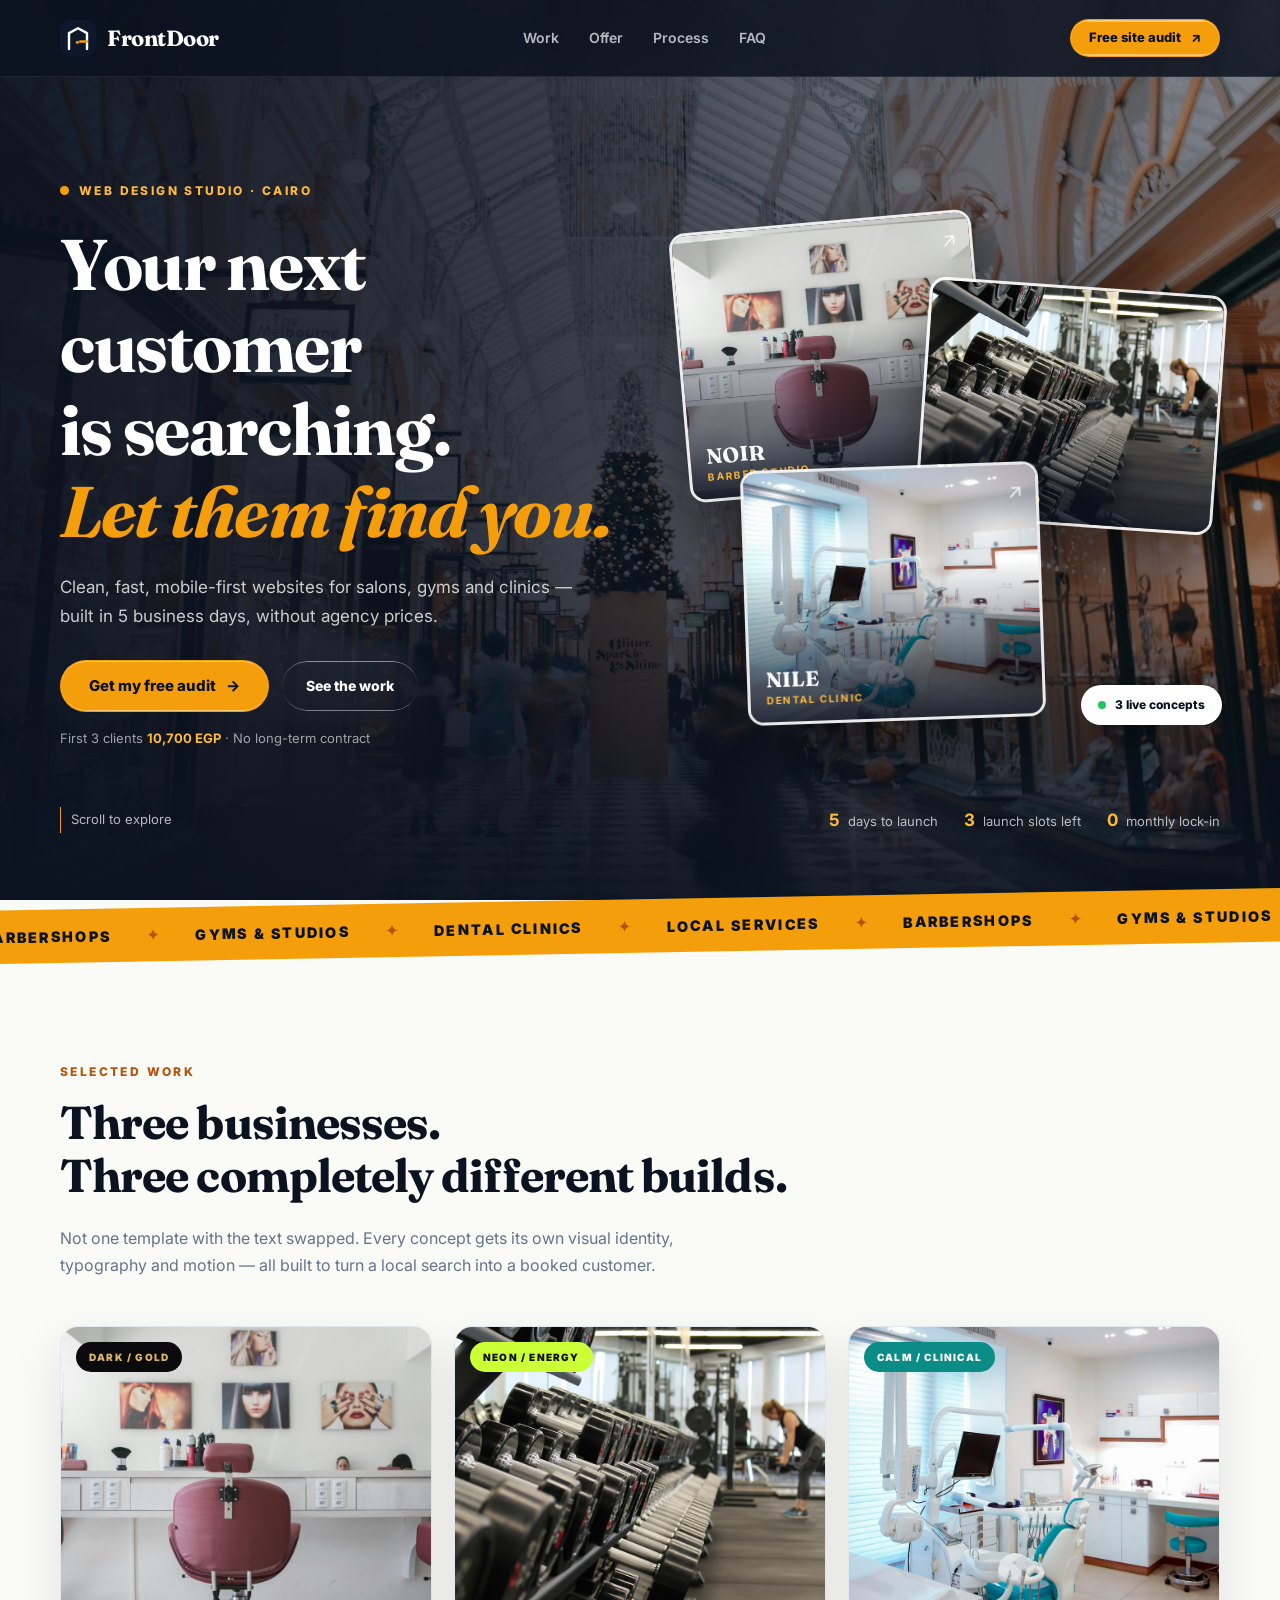
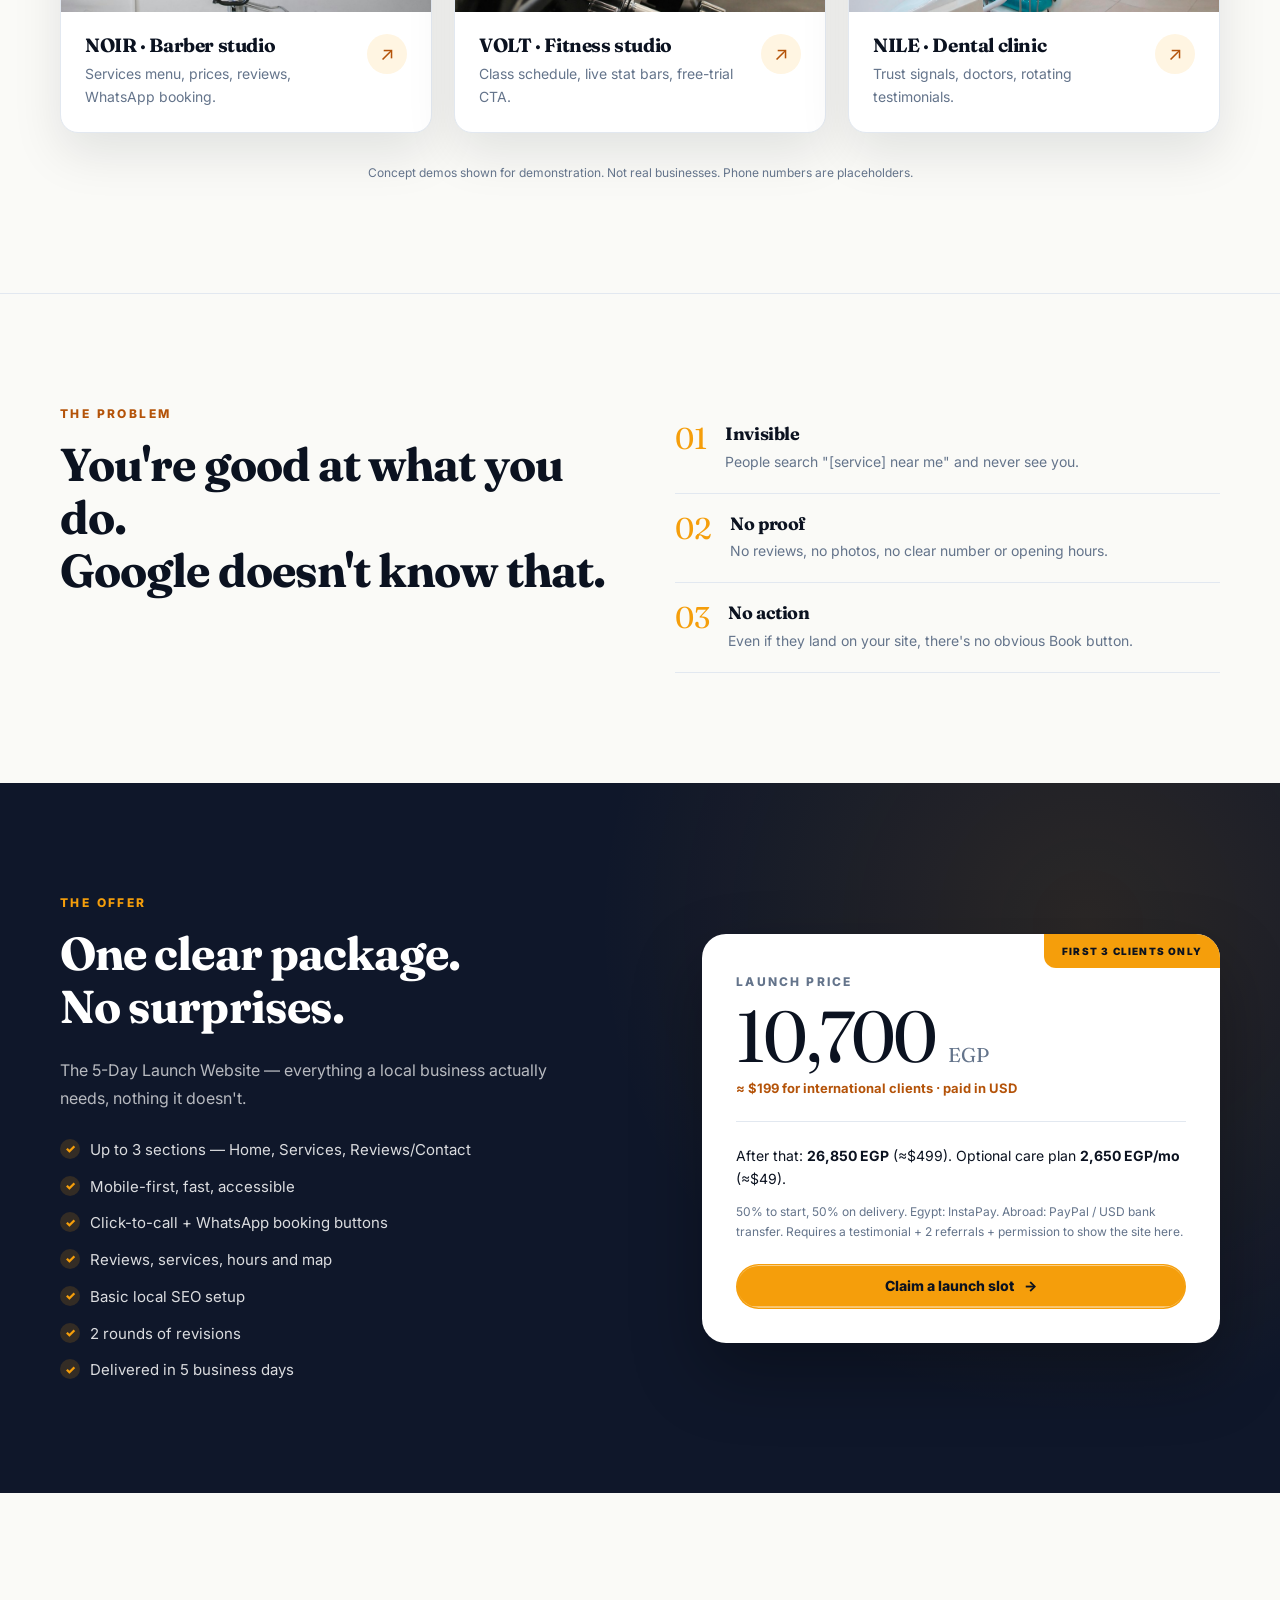
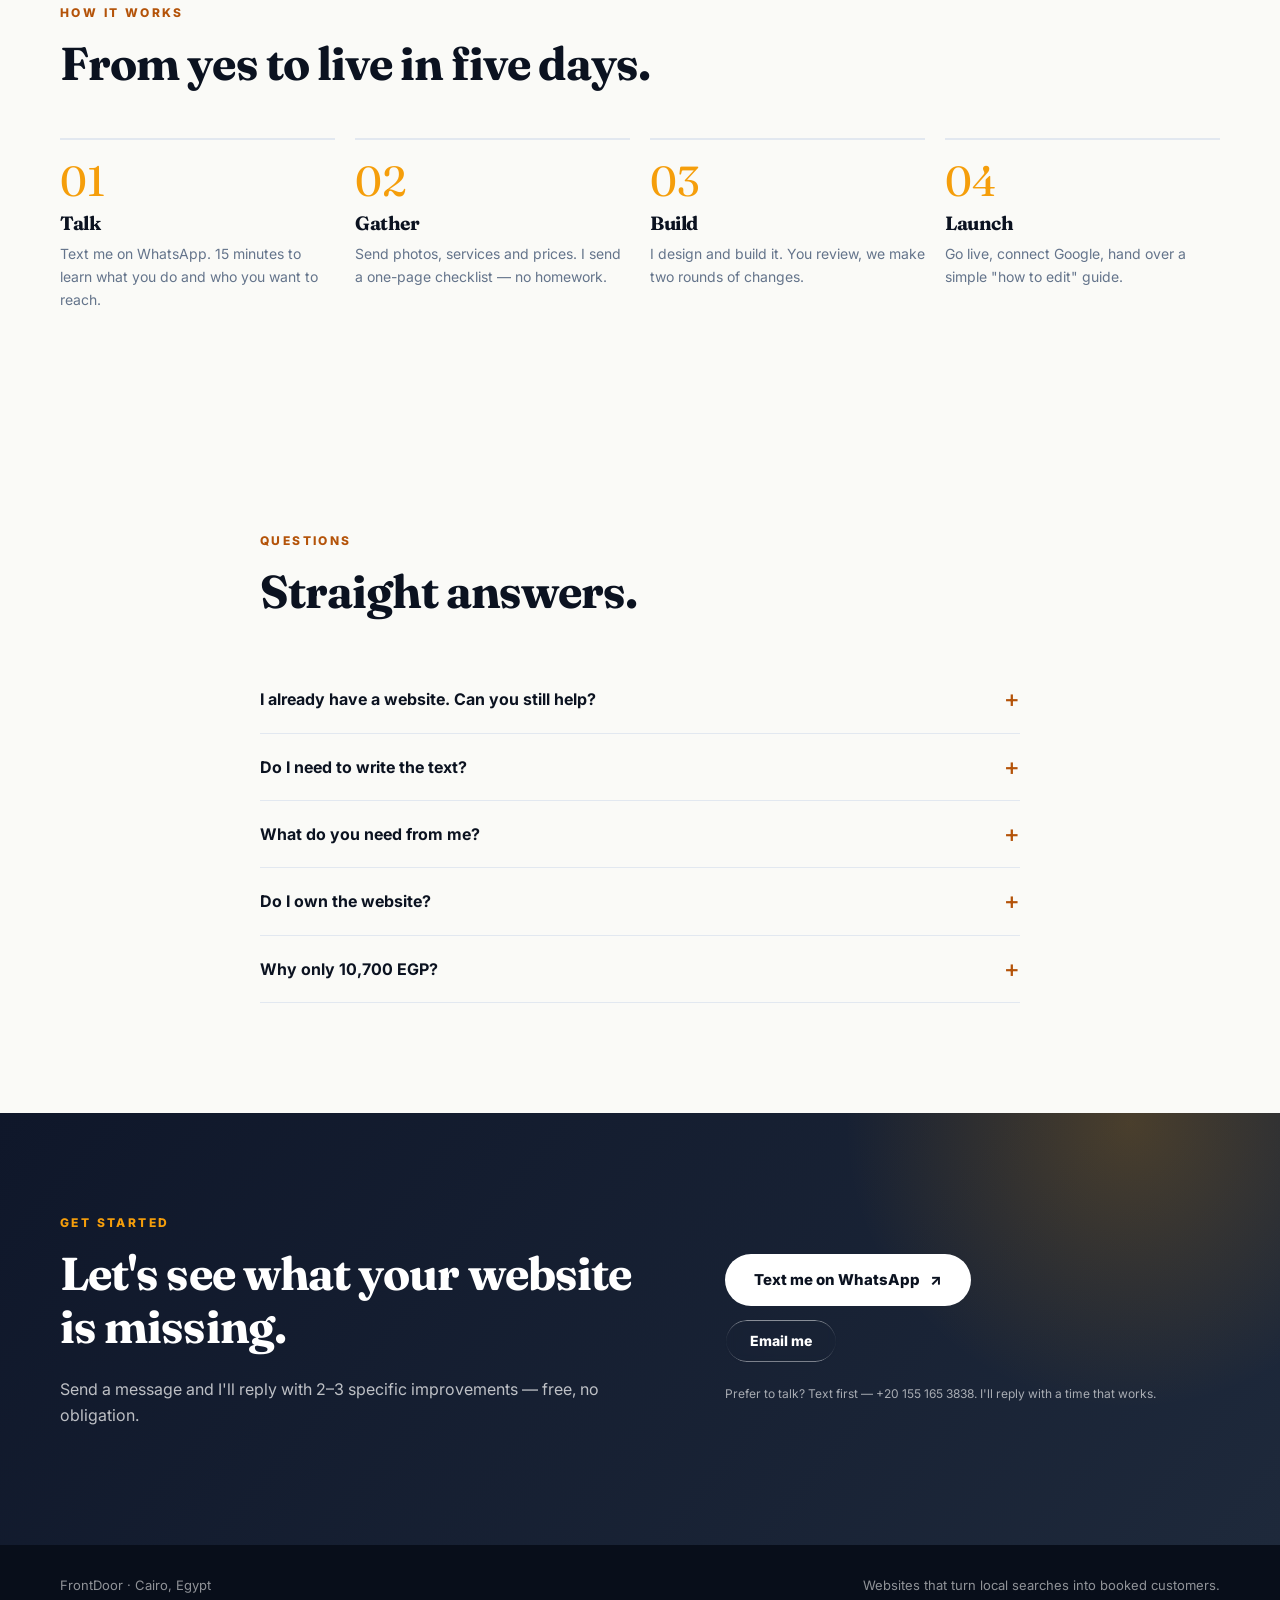
<file: index.html>
<!doctype html>
<html lang="en">
<head>
<meta charset="utf-8">
<meta name="viewport" content="width=device-width, initial-scale=1">
<title>FrontDoor — Websites that get local businesses found</title>
<meta name="description" content="FrontDoor builds clean, fast websites for Cairo salons, gyms and clinics in 5 business days. First 3 clients: 10,700 EGP (about $199).">
<link rel="icon" href="assets/logo.svg" type="image/svg+xml">
<link rel="preconnect" href="https://fonts.googleapis.com">
<link rel="preconnect" href="https://fonts.gstatic.com" crossorigin>
<link href="https://fonts.googleapis.com/css2?family=Fraunces:opsz,wght@9..144,500;9..144,600;9..144,700&family=Inter:wght@400;500;600;700;800&display=swap" rel="stylesheet">
<link rel="stylesheet" href="styles.css">
</head>
<body id="top">
<div class="progress" id="progress" aria-hidden="true"></div>
<a class="skip-link" href="#main">Skip to content</a>

<header class="site-header">
  <div class="wrap header-inner">
    <a class="brand" href="#top" aria-label="FrontDoor home">
      <svg class="brand-mark" viewBox="0 0 52 52" aria-hidden="true">
        <rect x="0" y="0" width="52" height="52" rx="13" fill="#0F172A"/>
        <path d="M13 42V19l13-7 13 7v23" fill="none" stroke="#FAFAF7" stroke-width="3.5" stroke-linecap="round" stroke-linejoin="round"/>
        <path d="M29 31h10" stroke="#F59E0B" stroke-width="3.5" stroke-linecap="round"/>
        <circle cx="25" cy="32" r="2.2" fill="#F59E0B"/>
      </svg>
      <span>FrontDoor</span>
    </a>
    <nav class="site-nav" aria-label="Main navigation">
      <a href="#work">Work</a><a href="#offer">Offer</a><a href="#process">Process</a><a href="#faq">FAQ</a>
    </nav>
    <a class="btn liquid-glass btn-small" href="https://wa.me/201551653838?text=Hi%20FrontDoor%2C%20I%27d%20like%20a%20free%20website%20audit." target="_blank" rel="noopener">Free site audit <span aria-hidden="true">↗</span></a>
  </div>
</header>

<main id="main">

  <!-- HERO -->
  <section class="hero">
    <div class="hero-photo" aria-hidden="true"></div>
    <div class="hero-veil" aria-hidden="true"></div>
    <div class="wrap hero-inner">
      <div class="hero-copy">
        <p class="tagline rv"><span class="pulse"></span> Web design studio · Cairo</p>
        <h1 class="animate-fade-rise">Your next customer<br>is searching.<br><em>Let them find you.</em></h1>
        <p class="lede animate-fade-rise-delay">Clean, fast, mobile-first websites for salons, gyms and clinics — built in 5 business days, without agency prices.</p>
        <div class="hero-actions animate-fade-rise-delay-2">
          <a class="btn liquid-glass btn-lg" href="#contact">Get my free audit <span aria-hidden="true">→</span></a>
          <a class="btn liquid-glass btn-outline-light" href="#work">See the work</a>
        </div>
        <p class="hero-note rv d3">First 3 clients <strong>10,700 EGP</strong> · No long-term contract</p>
      </div>

      <div class="showcase rv d2" aria-label="Three sample websites">
        <a class="mini mini-salon" href="demos/salon/index.html">
          <img src="assets/salon.jpg" alt="Dark, gold-accented salon website design">
          <span class="mini-label"><b>NOIR</b><small>Barber studio</small></span>
          <span class="mini-arrow" aria-hidden="true">↗</span>
        </a>
        <a class="mini mini-gym" href="demos/gym/index.html">
          <img src="assets/gym.jpg" alt="High-energy neon gym website design">
          <span class="mini-label"><b>VOLT</b><small>Fitness studio</small></span>
          <span class="mini-arrow" aria-hidden="true">↗</span>
        </a>
        <a class="mini mini-clinic" href="demos/clinic/index.html">
          <img src="assets/clinic.jpg" alt="Calm mint dental clinic website design">
          <span class="mini-label"><b>NILE</b><small>Dental clinic</small></span>
          <span class="mini-arrow" aria-hidden="true">↗</span>
        </a>
        <div class="showcase-badge"><span class="dot"></span> 3 live concepts</div>
      </div>
    </div>
    <div class="hero-bottom wrap">
      <a class="scroll-cue" href="#work"><span></span> Scroll to explore</a>
      <div class="hero-metrics">
        <span><strong>5</strong> days to launch</span><span><strong>3</strong> launch slots left</span><span><strong>0</strong> monthly lock-in</span>
      </div>
    </div>
  </section>

  <!-- TICKER -->
  <div class="ticker" aria-hidden="true"><div class="ticker-track">
    <span>BARBERSHOPS</span><i>✦</i><span>GYMS &amp; STUDIOS</span><i>✦</i><span>DENTAL CLINICS</span><i>✦</i><span>LOCAL SERVICES</span><i>✦</i>
    <span>BARBERSHOPS</span><i>✦</i><span>GYMS &amp; STUDIOS</span><i>✦</i><span>DENTAL CLINICS</span><i>✦</i><span>LOCAL SERVICES</span><i>✦</i>
  </div></div>

  <!-- WORK -->
  <section class="section work" id="work" aria-labelledby="work-title">
    <div class="wrap">
      <div class="section-head rv">
        <p class="eyebrow">Selected work</p>
        <h2 id="work-title">Three businesses.<br>Three completely different builds.</h2>
        <p>Not one template with the text swapped. Every concept gets its own visual identity, typography and motion — all built to turn a local search into a booked customer.</p>
      </div>
      <div class="work-grid">
        <a class="work-card rv d1" href="demos/salon/index.html">
          <div class="work-img"><img src="assets/salon.jpg" alt="NOIR barber studio concept"><span class="work-tag tag-dark">Dark / Gold</span></div>
          <div class="work-meta"><div><h3>NOIR · Barber studio</h3><p>Services menu, prices, reviews, WhatsApp booking.</p></div><span class="work-go" aria-hidden="true">↗</span></div>
        </a>
        <a class="work-card rv d2" href="demos/gym/index.html">
          <div class="work-img"><img src="assets/gym.jpg" alt="VOLT fitness studio concept"><span class="work-tag tag-neon">Neon / Energy</span></div>
          <div class="work-meta"><div><h3>VOLT · Fitness studio</h3><p>Class schedule, live stat bars, free-trial CTA.</p></div><span class="work-go" aria-hidden="true">↗</span></div>
        </a>
        <a class="work-card rv d3" href="demos/clinic/index.html">
          <div class="work-img"><img src="assets/clinic.jpg" alt="NILE dental clinic concept"><span class="work-tag tag-mint">Calm / Clinical</span></div>
          <div class="work-meta"><div><h3>NILE · Dental clinic</h3><p>Trust signals, doctors, rotating testimonials.</p></div><span class="work-go" aria-hidden="true">↗</span></div>
        </a>
      </div>
      <p class="disclaimer rv">Concept demos shown for demonstration. Not real businesses. Phone numbers are placeholders.</p>
    </div>
  </section>

  <!-- PROBLEM / SOLUTION -->
  <section class="section promise" aria-labelledby="promise-title">
    <div class="wrap promise-grid">
      <div class="rv"><p class="eyebrow">The problem</p><h2 id="promise-title">You're good at what you do.<br>Google doesn't know that.</h2></div>
      <div class="promise-list">
        <div class="promise-item rv d1"><span>01</span><div><h3>Invisible</h3><p>People search "[service] near me" and never see you.</p></div></div>
        <div class="promise-item rv d2"><span>02</span><div><h3>No proof</h3><p>No reviews, no photos, no clear number or opening hours.</p></div></div>
        <div class="promise-item rv d3"><span>03</span><div><h3>No action</h3><p>Even if they land on your site, there's no obvious Book button.</p></div></div>
      </div>
    </div>
  </section>

  <!-- OFFER -->
  <section class="section offer" id="offer" aria-labelledby="offer-title">
    <div class="wrap offer-grid">
      <div class="offer-copy rv">
        <p class="eyebrow eyebrow-light">The offer</p>
        <h2 id="offer-title">One clear package.<br>No surprises.</h2>
        <p class="lede">The 5-Day Launch Website — everything a local business actually needs, nothing it doesn't.</p>
        <ul class="check-list">
          <li>Up to 3 sections — Home, Services, Reviews/Contact</li><li>Mobile-first, fast, accessible</li><li>Click-to-call + WhatsApp booking buttons</li><li>Reviews, services, hours and map</li><li>Basic local SEO setup</li><li>2 rounds of revisions</li><li>Delivered in 5 business days</li>
        </ul>
      </div>
      <div class="price-card rv d2">
        <span class="ribbon">First 3 clients only</span>
        <p class="price-label">Launch price</p>
        <p class="price">10,700 <small>EGP</small></p>
        <p class="usd">≈ $199 for international clients · paid in USD</p>
        <div class="price-line"></div>
        <p class="price-note">After that: <strong>26,850 EGP</strong> (≈$499). Optional care plan <strong>2,650 EGP/mo</strong> (≈$49).</p>
        <p class="fineprint">50% to start, 50% on delivery. Egypt: InstaPay. Abroad: PayPal / USD bank transfer. Requires a testimonial + 2 referrals + permission to show the site here.</p>
        <a class="btn liquid-glass btn-block" href="#contact">Claim a launch slot <span aria-hidden="true">→</span></a>
      </div>
    </div>
  </section>

  <!-- PROCESS -->
  <section class="section process" id="process" aria-labelledby="process-title">
    <div class="wrap">
      <div class="section-head rv"><p class="eyebrow">How it works</p><h2 id="process-title">From yes to live in five days.</h2></div>
      <ol class="steps">
        <li class="rv d1"><span class="step-no">01</span><h3>Talk</h3><p>Text me on WhatsApp. 15 minutes to learn what you do and who you want to reach.</p></li>
        <li class="rv d2"><span class="step-no">02</span><h3>Gather</h3><p>Send photos, services and prices. I send a one-page checklist — no homework.</p></li>
        <li class="rv d3"><span class="step-no">03</span><h3>Build</h3><p>I design and build it. You review, we make two rounds of changes.</p></li>
        <li class="rv d4"><span class="step-no">04</span><h3>Launch</h3><p>Go live, connect Google, hand over a simple "how to edit" guide.</p></li>
      </ol>
    </div>
  </section>

  <!-- FAQ -->
  <section class="section faq" id="faq" aria-labelledby="faq-title">
    <div class="wrap wrap-narrow">
      <div class="section-head rv"><p class="eyebrow">Questions</p><h2 id="faq-title">Straight answers.</h2></div>
      <div class="faq-list rv">
        <details><summary>I already have a website. Can you still help?</summary><p>Yes. If it's slow, outdated or hard to use on a phone, I'll rebuild it. If it's already good, I'll tell you that honestly.</p></details>
        <details><summary>Do I need to write the text?</summary><p>No. Send rough notes or a voice note and I'll shape it into clear, simple copy for your approval.</p></details>
        <details><summary>What do you need from me?</summary><p>Logo (if you have one), a few good photos, your services and prices, phone/WhatsApp, address and opening hours. That's it.</p></details>
        <details><summary>Do I own the website?</summary><p>Yes. After final payment, the site and its files are yours. No lock-in.</p></details>
        <details><summary>Why only 10,700 EGP?</summary><p>I'm building my portfolio and need three real examples and testimonials. After that it's 26,850 EGP. International clients pay the equivalent in USD (about $199 / $499).</p></details>
      </div>
    </div>
  </section>

  <!-- CTA -->
  <section class="cta-section" id="contact" aria-labelledby="contact-title">
    <div class="wrap cta-inner">
      <div class="cta-copy rv">
        <p class="eyebrow eyebrow-light">Get started</p>
        <h2 id="contact-title">Let's see what your website is missing.</h2>
        <p>Send a message and I'll reply with 2–3 specific improvements — free, no obligation.</p>
      </div>
      <div class="cta-actions rv d2">
        <a class="btn liquid-glass btn-light btn-lg" href="https://wa.me/201551653838?text=Hi%20FrontDoor%2C%20I%27d%20like%20a%20free%20website%20audit%20for%20my%20business." target="_blank" rel="noopener">Text me on WhatsApp <span aria-hidden="true">↗</span></a>
        <a class="btn liquid-glass btn-ghost-light" href="mailto:tec7no20@gmail.com?subject=Free%20site%20audit%20from%20FrontDoor">Email me</a>
        <p class="micro micro-light">Prefer to talk? Text first — +20 155 165 3838. I'll reply with a time that works.</p>
      </div>
    </div>
  </section>
</main>

<footer class="site-footer"><div class="wrap footer-inner"><p>FrontDoor · Cairo, Egypt</p><p>Websites that turn local searches into booked customers.</p></div></footer>

<script>
  const progress = document.getElementById('progress');
  addEventListener('scroll', () => {
    const h = document.body.scrollHeight - innerHeight;
    progress.style.width = (h > 0 ? (scrollY / h) * 100 : 0) + '%';
  }, { passive: true });
  const io = new IntersectionObserver(entries => entries.forEach(e => {
    if (e.isIntersecting) { e.target.classList.add('in'); io.unobserve(e.target); }
  }), { threshold: .12 });
  document.querySelectorAll('.rv').forEach(el => io.observe(el));
</script>
</body>
</html>
</file>
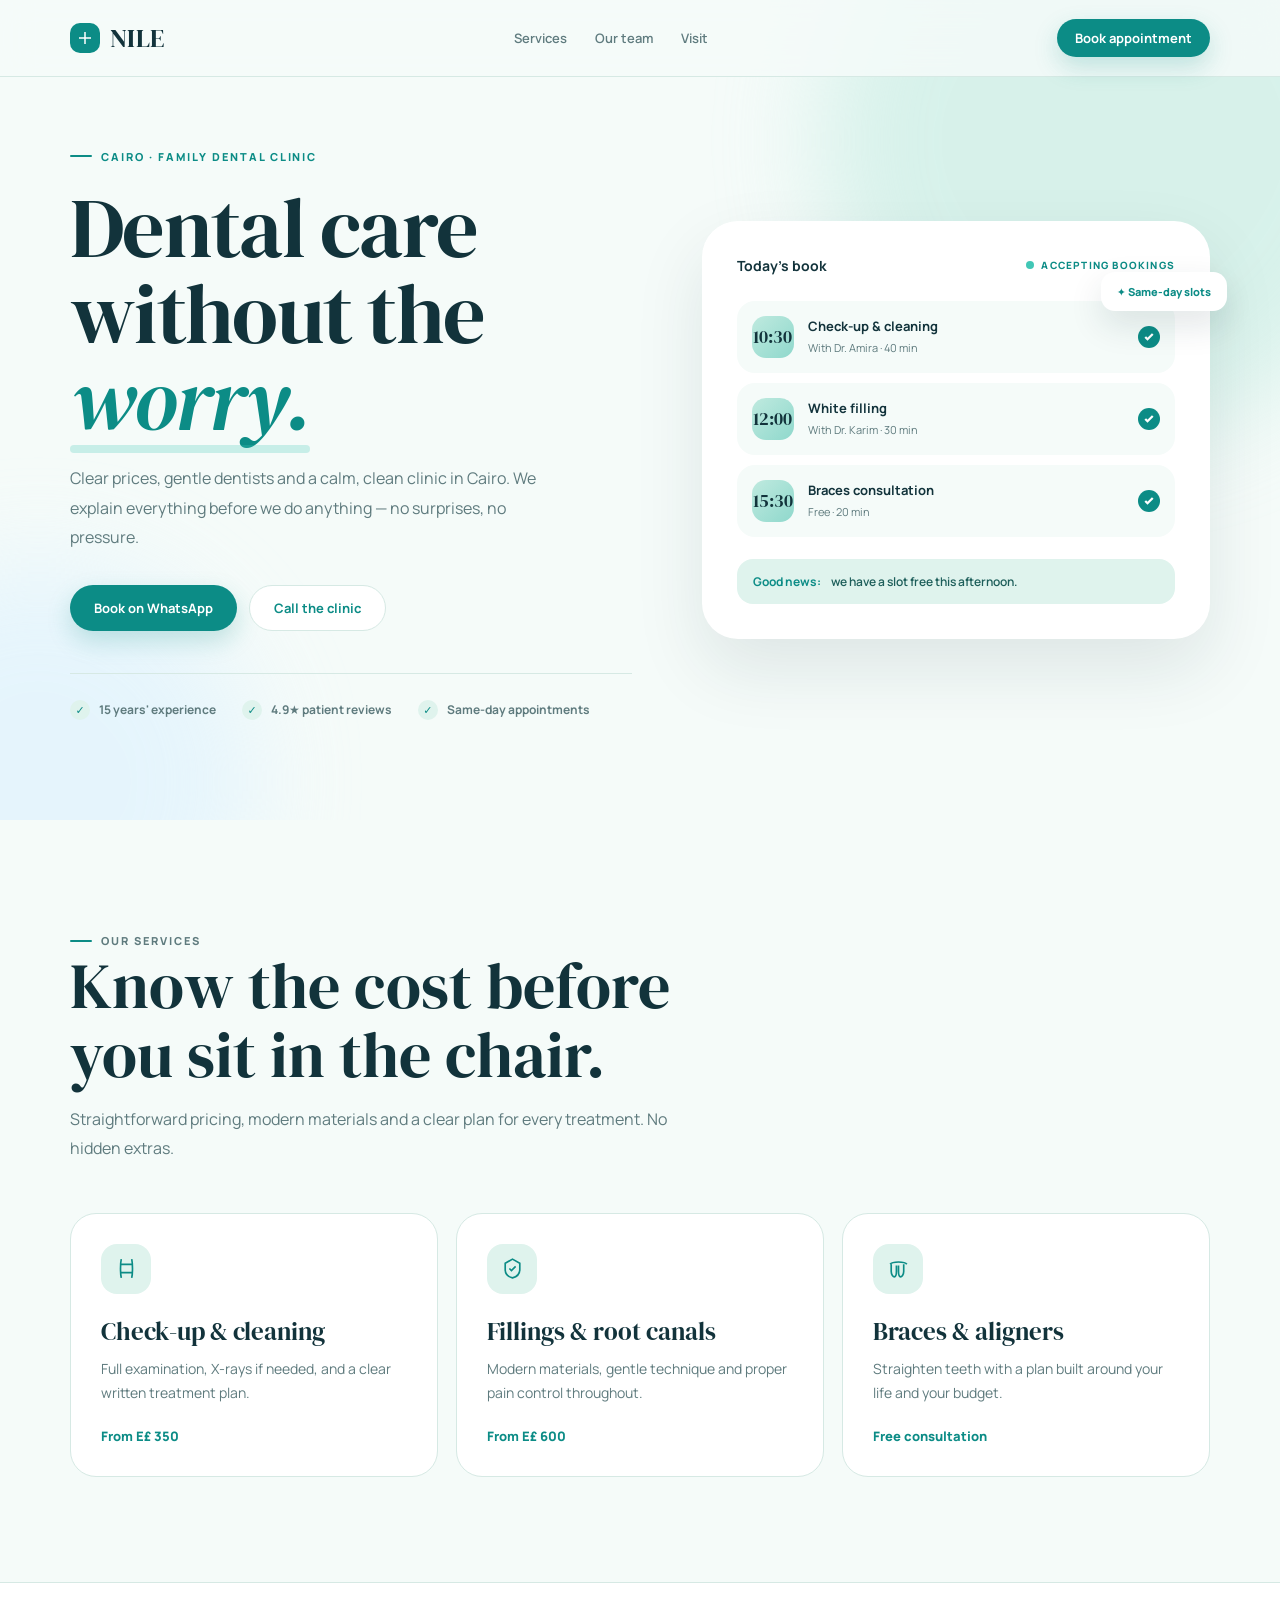
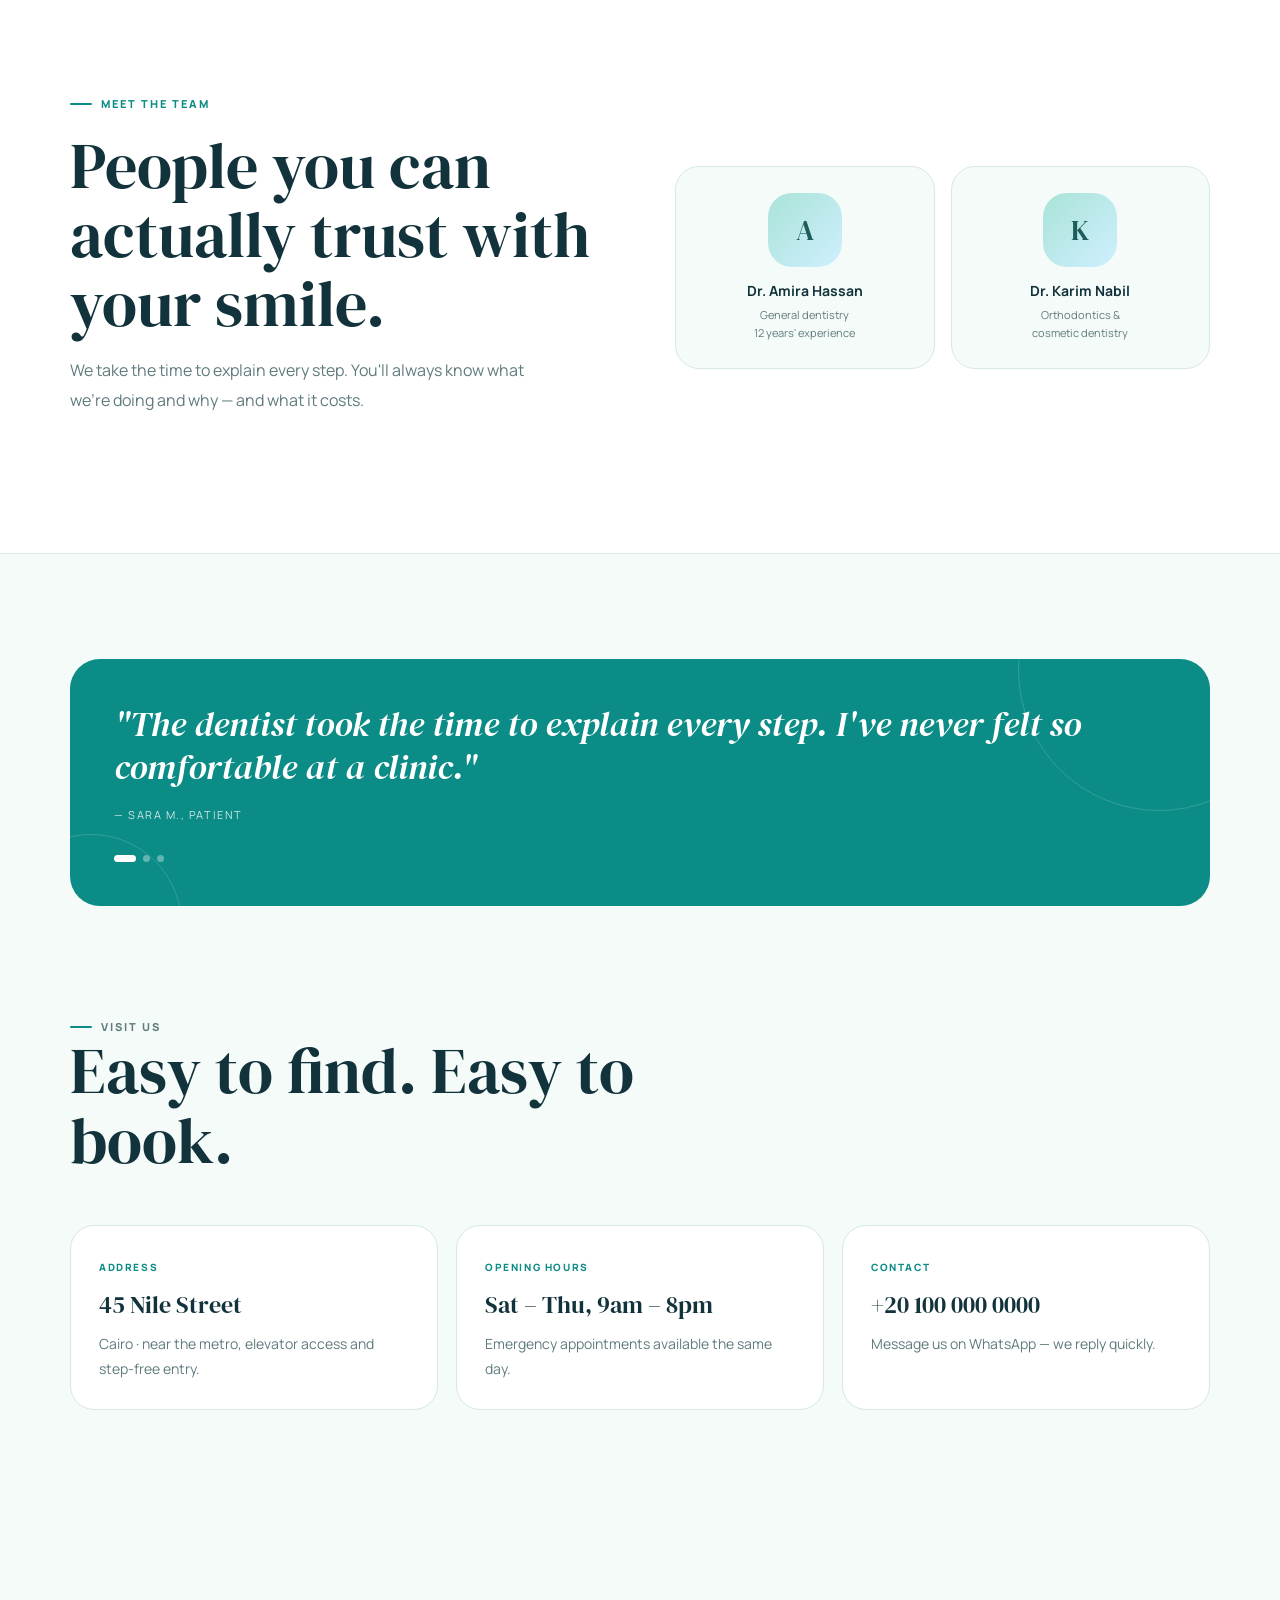
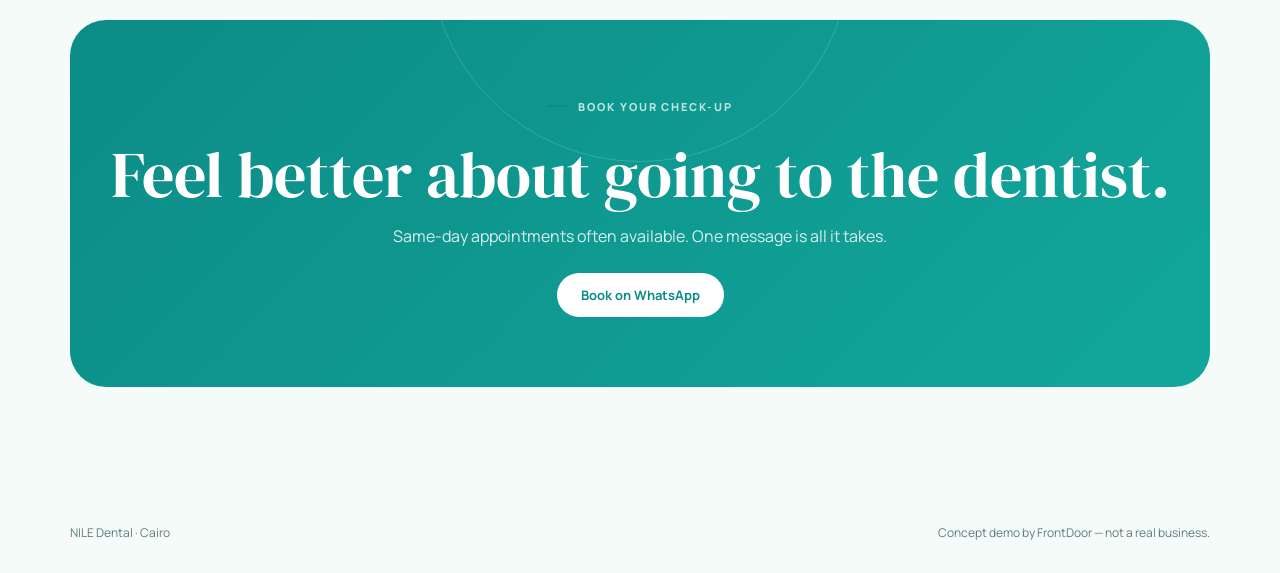
<file: demos/clinic/index.html>
<!doctype html>
<html lang="en">
<head>
<meta charset="utf-8">
<meta name="viewport" content="width=device-width, initial-scale=1">
<title>NILE Dental — Gentle Dental Care, Cairo</title>
<meta name="description" content="NILE Dental Clinic in Cairo. Clear prices, gentle dentists, same-day appointments. Book on WhatsApp.">
<link rel="preconnect" href="https://fonts.googleapis.com">
<link rel="preconnect" href="https://fonts.gstatic.com" crossorigin>
<link href="https://fonts.googleapis.com/css2?family=DM+Serif+Display:ital@0;1&family=Manrope:wght@400;500;600;700;800&display=swap" rel="stylesheet">
<style>
:root{--bg:#F5FBF9;--ink:#12333B;--teal:#0C8C86;--teal2:#42C7B6;--mint:#DFF3ED;--white:#FFFFFF;--mute:#5F7B7E;--line:#D6E9E4}
*{box-sizing:border-box}
html{scroll-behavior:smooth}
body{margin:0;background:var(--bg);color:var(--ink);font-family:'Manrope',system-ui,sans-serif;-webkit-font-smoothing:antialiased;overflow-x:hidden}
a{color:inherit;text-decoration:none}
.wrap{width:min(1140px,92%);margin-inline:auto}
.skip{position:absolute;left:-999px;top:0;background:var(--teal);color:#fff;padding:10px 16px;z-index:99}
.skip:focus{left:10px;top:10px}
.rv{opacity:0;transform:translateY(24px);transition:opacity .9s cubic-bezier(.2,.7,.2,1),transform .9s cubic-bezier(.2,.7,.2,1)}
.rv.in{opacity:1;transform:none}
.d1{transition-delay:.08s}.d2{transition-delay:.18s}.d3{transition-delay:.3s}

header{position:fixed;inset:0 0 auto;z-index:30;background:rgba(245,251,249,.85);backdrop-filter:blur(16px);border-bottom:1px solid var(--line)}
.hi{height:76px;display:flex;align-items:center;justify-content:space-between;gap:18px}
.logo{display:flex;align-items:center;gap:10px;font-family:'DM Serif Display',serif;font-size:26px;letter-spacing:.01em}
.logo .dot{width:30px;height:30px;border-radius:10px;background:var(--teal);display:grid;place-items:center;animation:softspin 14s linear infinite}
.logo .dot svg{width:18px;height:18px}
@keyframes softspin{to{transform:rotate(360deg)}}
nav{display:flex;gap:28px;font-size:13px;font-weight:600;color:var(--mute)}
nav a{padding:6px 0;position:relative;transition:color .3s}
nav a::after{content:"";position:absolute;left:50%;bottom:0;width:0;height:2px;background:var(--teal);border-radius:2px;transform:translateX(-50%);transition:width .3s}
nav a:hover{color:var(--teal)}nav a:hover::after{width:100%}
.btn{display:inline-flex;align-items:center;gap:9px;background:var(--teal);color:#fff;border-radius:100px;padding:13px 24px;font-size:13px;font-weight:700;box-shadow:0 10px 24px rgba(12,140,134,.22);transition:transform .3s,box-shadow .3s,background .3s}
.btn:hover{transform:translateY(-3px);box-shadow:0 16px 30px rgba(12,140,134,.3);background:#0A7B76}
.btn-sm{padding:10px 18px}
.btn-ghost{background:#fff;color:var(--teal);border:1px solid var(--line);box-shadow:none}
.btn-ghost:hover{background:var(--mint);box-shadow:none}

.hero{position:relative;padding:140px 0 100px;overflow:hidden;isolation:isolate}
.blob{position:absolute;border-radius:50%;filter:blur(50px);z-index:-1;opacity:.55}
.b1{width:46vw;height:46vw;background:#BFEADF;right:-10vw;top:-12vw;animation:drift1 18s ease-in-out infinite}
.b2{width:34vw;height:34vw;background:#D9F0FF;left:-14vw;bottom:-14vw;animation:drift2 22s ease-in-out infinite}
@keyframes drift1{50%{transform:translate(-6%,8%) scale(1.1)}}
@keyframes drift2{50%{transform:translate(8%,-6%) scale(1.08)}}
.grid{display:grid;grid-template-columns:1.05fr .95fr;gap:70px;align-items:center}
.eyebrow{display:inline-flex;align-items:center;gap:9px;font-size:11px;font-weight:800;letter-spacing:.18em;text-transform:uppercase;color:var(--teal);margin:0 0 20px}
.eyebrow::before{content:"";width:22px;height:2px;background:var(--teal);border-radius:2px}
h1{font-family:'DM Serif Display',serif;font-size:clamp(52px,6.6vw,92px);line-height:1.02;font-weight:400;margin:0 0 22px;letter-spacing:-.02em}
h1 em{color:var(--teal);font-style:italic;position:relative;white-space:nowrap}
h1 em::after{content:"";position:absolute;left:0;bottom:4px;width:100%;height:8px;background:rgba(66,199,182,.25);border-radius:8px;transform:scaleX(0);transform-origin:left;animation:under 1.4s 1s forwards ease}
@keyframes under{to{transform:scaleX(1)}}
.lede{color:var(--mute);font-size:16px;line-height:1.85;max-width:480px;margin:0 0 32px}
.actions{display:flex;gap:12px;flex-wrap:wrap}
.chips{display:flex;gap:26px;margin-top:42px;padding-top:26px;border-top:1px solid var(--line);flex-wrap:wrap}
.chip{display:flex;align-items:center;gap:9px;font-size:12px;font-weight:700;color:var(--mute)}
.chip i{width:20px;height:20px;border-radius:50%;background:var(--mint);display:grid;place-items:center;color:var(--teal);font-style:normal;font-size:11px}
.hero-card{position:relative;background:#fff;border-radius:36px;padding:34px;box-shadow:0 30px 70px rgba(18,51,59,.10);border:1px solid rgba(255,255,255,.8);animation:bob 7s ease-in-out infinite}
@keyframes bob{50%{transform:translateY(-10px)}}
.hero-card .top{display:flex;justify-content:space-between;align-items:center;margin-bottom:26px}
.hero-card .top b{font-size:14px}
.live{display:flex;align-items:center;gap:7px;font-size:10px;font-weight:800;letter-spacing:.12em;text-transform:uppercase;color:var(--teal)}
.live i{width:8px;height:8px;border-radius:50%;background:var(--teal2);animation:pulse 1.8s infinite}
@keyframes pulse{50%{box-shadow:0 0 0 7px rgba(66,199,182,.18)}}
.appt{display:flex;align-items:center;gap:14px;padding:15px;border-radius:18px;background:var(--bg);margin-bottom:10px}
.appt .av{width:42px;height:42px;border-radius:14px;background:linear-gradient(135deg,#BFEADF,#8FD8CC);display:grid;place-items:center;font-family:'DM Serif Display',serif;font-size:18px;color:var(--ink);flex:none}
.appt b{font-size:13px;display:block}
.appt small{color:var(--mute);font-size:11px}
.appt .tick{margin-left:auto;width:22px;height:22px;border-radius:50%;background:var(--teal);display:grid;place-items:center}
.appt .tick svg{width:12px;height:12px;stroke:#fff;stroke-width:3;fill:none;stroke-dasharray:20;stroke-dashoffset:20;animation:draw .7s 1.1s forwards ease}
@keyframes draw{to{stroke-dashoffset:0}}
.hero-card .note{display:flex;align-items:center;gap:10px;margin-top:22px;padding:14px 16px;border-radius:16px;background:var(--mint);font-size:12px;color:#1D5E5A;font-weight:600}
.hero-card .note b{color:var(--teal)}
.float-tag{position:absolute;right:-18px;top:12%;background:#fff;border-radius:14px;padding:12px 16px;box-shadow:0 14px 34px rgba(18,51,59,.12);font-size:11px;font-weight:800;color:var(--teal);animation:bob 6s 1.2s ease-in-out infinite}

section{padding:105px 0}
.shead{max-width:640px;margin-bottom:50px}
h2{font-family:'DM Serif Display',serif;font-weight:400;font-size:clamp(40px,5vw,68px);line-height:1.08;margin:0 0 16px}
.shead p{color:var(--mute);line-height:1.8;margin:0}
.services{display:grid;grid-template-columns:repeat(3,1fr);gap:18px}
.svc{background:#fff;border:1px solid var(--line);border-radius:26px;padding:30px;transition:transform .4s,box-shadow .4s;position:relative;overflow:hidden}
.svc::after{content:"";position:absolute;width:120px;height:120px;border-radius:50%;background:var(--mint);right:-50px;top:-50px;opacity:0;transition:opacity .4s,transform .5s}
.svc:hover{transform:translateY(-8px);box-shadow:0 22px 44px rgba(18,51,59,.09)}
.svc:hover::after{opacity:.7;transform:scale(1.4)}
.svc .ic{width:50px;height:50px;border-radius:16px;background:var(--mint);display:grid;place-items:center;margin-bottom:20px;transition:transform .4s;position:relative;z-index:1}
.svc:hover .ic{transform:rotate(-8deg) scale(1.08)}
.svc .ic svg{width:25px;height:25px;stroke:var(--teal);fill:none;stroke-width:1.6}
.svc h3{font-family:'DM Serif Display',serif;font-size:25px;font-weight:400;margin:0 0 9px;position:relative;z-index:1}
.svc p{color:var(--mute);font-size:14px;line-height:1.75;margin:0 0 18px;position:relative;z-index:1}
.svc .price{color:var(--teal);font-weight:800;font-size:13px;position:relative;z-index:1}
.soft{background:#fff;border-block:1px solid var(--line)}
.about{display:grid;grid-template-columns:1fr 1fr;gap:70px;align-items:center}
.team{display:grid;grid-template-columns:1fr 1fr;gap:16px}
.doc{background:var(--bg);border-radius:24px;padding:26px;text-align:center;border:1px solid var(--line);transition:transform .4s}
.doc:hover{transform:translateY(-6px)}
.doc .pic{width:74px;height:74px;border-radius:24px;margin:0 auto 14px;background:linear-gradient(135deg,#A9E3D7,#CFEFFF);display:grid;place-items:center;font-family:'DM Serif Display',serif;font-size:28px;color:#1D5E5A}
.doc b{font-size:14px;display:block}
.doc small{color:var(--mute);font-size:11px;line-height:1.6;display:block;margin-top:6px}
.testimonial{background:var(--teal);color:#fff;border-radius:30px;padding:44px;position:relative;overflow:hidden}
.testimonial::before,.testimonial::after{content:"";position:absolute;border:1px solid rgba(255,255,255,.16);border-radius:50%}
.testimonial::before{width:280px;height:280px;right:-90px;top:-130px;animation:softspin 30s linear infinite}
.testimonial::after{width:180px;height:180px;left:-70px;bottom:-110px}
.q{position:relative;min-height:130px}
.q blockquote{font-family:'DM Serif Display',serif;font-size:clamp(24px,2.7vw,36px);line-height:1.25;margin:0;font-style:italic;transition:opacity .5s,transform .5s}
.q blockquote.out{opacity:0;transform:translateY(10px)}
.q small{display:block;margin-top:18px;font-size:11px;letter-spacing:.14em;text-transform:uppercase;opacity:.8}
.dots{display:flex;gap:7px;margin-top:22px;position:relative}
.dots i{width:7px;height:7px;border-radius:50%;background:rgba(255,255,255,.35);cursor:pointer;transition:background .3s,width .3s}
.dots i.on{background:#fff;width:22px;border-radius:6px}
.info{display:grid;grid-template-columns:repeat(3,1fr);gap:18px}
.card{background:#fff;border:1px solid var(--line);border-radius:24px;padding:28px}
.card small{color:var(--teal);font-size:10px;font-weight:800;letter-spacing:.16em;text-transform:uppercase}
.card h4{font-family:'DM Serif Display',serif;font-weight:400;font-size:24px;margin:12px 0 10px}
.card p{color:var(--mute);line-height:1.8;font-size:14px;margin:0}
.card a:hover{color:var(--teal)}
.final{text-align:center}
.final .inner{background:linear-gradient(135deg,#0C8C86,#12A79C);border-radius:36px;padding:70px 30px;color:#fff;position:relative;overflow:hidden}
.final .inner::before{content:"";position:absolute;width:420px;height:420px;border:1px solid rgba(255,255,255,.16);border-radius:50%;left:50%;top:-280px;transform:translateX(-50%);animation:softspin 26s linear infinite}
.final h2{color:#fff}
.final p{opacity:.85;margin:0 0 26px}
.final .btn{background:#fff;color:var(--teal);box-shadow:none}
.final .btn:hover{background:var(--mint)}
footer{padding:32px 0;color:var(--mute);font-size:12px}
.fin{display:flex;justify-content:space-between;gap:18px;flex-wrap:wrap}
@media(max-width:900px){nav{display:none}.grid,.about{grid-template-columns:1fr}.hero-card{order:-1;width:min(100%,440px);margin-inline:auto}.services,.info{grid-template-columns:1fr}.float-tag{display:none}}
@media(prefers-reduced-motion:reduce){*{animation:none!important;transition:none!important}.rv{opacity:1;transform:none}}
</style>
</head>
<body>
<a class="skip" href="#main">Skip to content</a>
<header><div class="wrap hi">
  <a class="logo" href="#top"><span class="dot"><svg viewBox="0 0 24 24" fill="none" stroke="#fff" stroke-width="2"><path d="M12 4v16M4 12h16"/></svg></span>NILE</a>
  <nav aria-label="Main"><a href="#services">Services</a><a href="#team">Our team</a><a href="#visit">Visit</a></nav>
  <a class="btn btn-sm" href="https://wa.me/201000000000" target="_blank" rel="noopener">Book appointment</a>
</div></header>

<main id="main">
<section class="hero" id="top">
  <span class="blob b1"></span><span class="blob b2"></span>
  <div class="wrap grid">
    <div>
      <p class="eyebrow rv">Cairo · Family dental clinic</p>
      <h1 class="rv d1">Dental care<br>without the <em>worry.</em></h1>
      <p class="lede rv d2">Clear prices, gentle dentists and a calm, clean clinic in Cairo. We explain everything before we do anything — no surprises, no pressure.</p>
      <div class="actions rv d3">
        <a class="btn" href="https://wa.me/201000000000" target="_blank" rel="noopener">Book on WhatsApp</a>
        <a class="btn btn-ghost" href="tel:+201000000000">Call the clinic</a>
      </div>
      <div class="chips rv d3">
        <span class="chip"><i>✓</i> 15 years' experience</span>
        <span class="chip"><i>✓</i> 4.9★ patient reviews</span>
        <span class="chip"><i>✓</i> Same-day appointments</span>
      </div>
    </div>
    <div class="hero-card rv d2">
      <div class="top"><b>Today's book</b><span class="live"><i></i> Accepting bookings</span></div>
      <div class="appt"><span class="av">10:30</span><div><b>Check-up &amp; cleaning</b><small>With Dr. Amira · 40 min</small></div><span class="tick"><svg viewBox="0 0 16 16"><path d="M3 8l3 3 7-7"/></svg></span></div>
      <div class="appt"><span class="av">12:00</span><div><b>White filling</b><small>With Dr. Karim · 30 min</small></div><span class="tick"><svg viewBox="0 0 16 16"><path d="M3 8l3 3 7-7"/></svg></span></div>
      <div class="appt"><span class="av">15:30</span><div><b>Braces consultation</b><small>Free · 20 min</small></div><span class="tick"><svg viewBox="0 0 16 16"><path d="M3 8l3 3 7-7"/></svg></span></div>
      <div class="note"><b>Good news:</b> we have a slot free this afternoon.</div>
      <div class="float-tag">✦ Same-day slots</div>
    </div>
  </div>
</section>

<section id="services"><div class="wrap">
  <div class="shead rv"><p class="eyebrow">Our services</p><h2>Know the cost before you sit in the chair.</h2><p>Straightforward pricing, modern materials and a clear plan for every treatment. No hidden extras.</p></div>
  <div class="services">
    <article class="svc rv d1"><div class="ic"><svg viewBox="0 0 24 24"><path d="M7 3c-1 4-1 14 0 18M17 3c1 4 1 14 0 18M7 8h10M7 16h10"/></svg></div><h3>Check-up &amp; cleaning</h3><p>Full examination, X-rays if needed, and a clear written treatment plan.</p><span class="price">From E£ 350</span></article>
    <article class="svc rv d2"><div class="ic"><svg viewBox="0 0 24 24"><path d="M12 3l7 4v6c0 5-3 7-7 8-4-1-7-3-7-8V7l7-4z"/><path d="M9 12l2 2 4-4"/></svg></div><h3>Fillings &amp; root canals</h3><p>Modern materials, gentle technique and proper pain control throughout.</p><span class="price">From E£ 600</span></article>
    <article class="svc rv d3"><div class="ic"><svg viewBox="0 0 24 24"><path d="M4 8c2-3 14-3 16 0M5 8v7c0 3 2 5 3 5s2-2 2-5V9m7-1v7c0 3-2 5-3 5s-2-2-2-5V9"/></svg></div><h3>Braces &amp; aligners</h3><p>Straighten teeth with a plan built around your life and your budget.</p><span class="price">Free consultation</span></article>
  </div>
</div></section>

<section class="soft" id="team"><div class="wrap about">
  <div class="rv"><p class="eyebrow">Meet the team</p><h2>People you can actually trust with your smile.</h2><p class="lede" style="margin-top:18px">We take the time to explain every step. You'll always know what we're doing and why — and what it costs.</p></div>
  <div class="team">
    <div class="doc rv d1"><div class="pic">A</div><b>Dr. Amira Hassan</b><small>General dentistry<br>12 years' experience</small></div>
    <div class="doc rv d2"><div class="pic">K</div><b>Dr. Karim Nabil</b><small>Orthodontics &amp;<br>cosmetic dentistry</small></div>
  </div>
</div></section>

<section><div class="wrap">
  <div class="testimonial rv" id="quote">
    <div class="q"><blockquote id="qtext">"The dentist took the time to explain every step. I've never felt so comfortable at a clinic."</blockquote><small id="qby">— Sara M., patient</small></div>
    <div class="dots" id="dots"><i class="on"></i><i></i><i></i></div>
  </div>
</div></section>

<section id="visit" style="padding-top:0"><div class="wrap">
  <div class="shead rv"><p class="eyebrow">Visit us</p><h2>Easy to find. Easy to book.</h2></div>
  <div class="info">
    <div class="card rv d1"><small>Address</small><h4>45 Nile Street</h4><p>Cairo · near the metro, elevator access and step-free entry.</p></div>
    <div class="card rv d2"><small>Opening hours</small><h4>Sat – Thu, 9am – 8pm</h4><p>Emergency appointments available the same day.</p></div>
    <div class="card rv d3"><small>Contact</small><h4>+20 100 000 0000</h4><p><a href="https://wa.me/201000000000" target="_blank" rel="noopener">Message us on WhatsApp</a> — we reply quickly.</p></div>
  </div>
</div></section>

<section class="final"><div class="wrap rv"><div class="inner"><p class="eyebrow" style="justify-content:center;color:#DFF3ED">Book your check-up</p><h2>Feel better about going to the dentist.</h2><p>Same-day appointments often available. One message is all it takes.</p><a class="btn" href="https://wa.me/201000000000" target="_blank" rel="noopener">Book on WhatsApp</a></div></div></section>
</main>
<footer><div class="wrap fin"><span>NILE Dental · Cairo</span><span>Concept demo by FrontDoor — not a real business.</span></div></footer>

<script>
const io=new IntersectionObserver(es=>es.forEach(e=>{if(e.isIntersecting){e.target.classList.add('in');io.unobserve(e.target)}}),{threshold:.12});
document.querySelectorAll('.rv').forEach(el=>io.observe(el));
const quotes=[["\"The dentist took the time to explain every step. I've never felt so comfortable at a clinic.\"","— Sara M., patient"],["\"Clean, calm and genuinely gentle. My kids actually asked to come back.\"","— Mohamed A., parent"],["\"Clear price, no surprises, and the result looks natural. I recommend them to everyone.\"","— Nour E., patient"]];
let i=0;const qt=document.getElementById('qtext'),qb=document.getElementById('qby'),dots=[...document.querySelectorAll('#dots i')];
setInterval(()=>{qt.classList.add('out');setTimeout(()=>{i=(i+1)%quotes.length;qt.textContent=quotes[i][0];qb.textContent=quotes[i][1];dots.forEach((d,n)=>d.classList.toggle('on',n===i));qt.classList.remove('out')},450)},6000);
dots.forEach((d,n)=>d.onclick=()=>{i=n;qt.classList.add('out');setTimeout(()=>{qt.textContent=quotes[n][0];qb.textContent=quotes[n][1];dots.forEach((x,k)=>x.classList.toggle('on',k===n));qt.classList.remove('out')},300)});
</script>
</body>
</html>
</file>
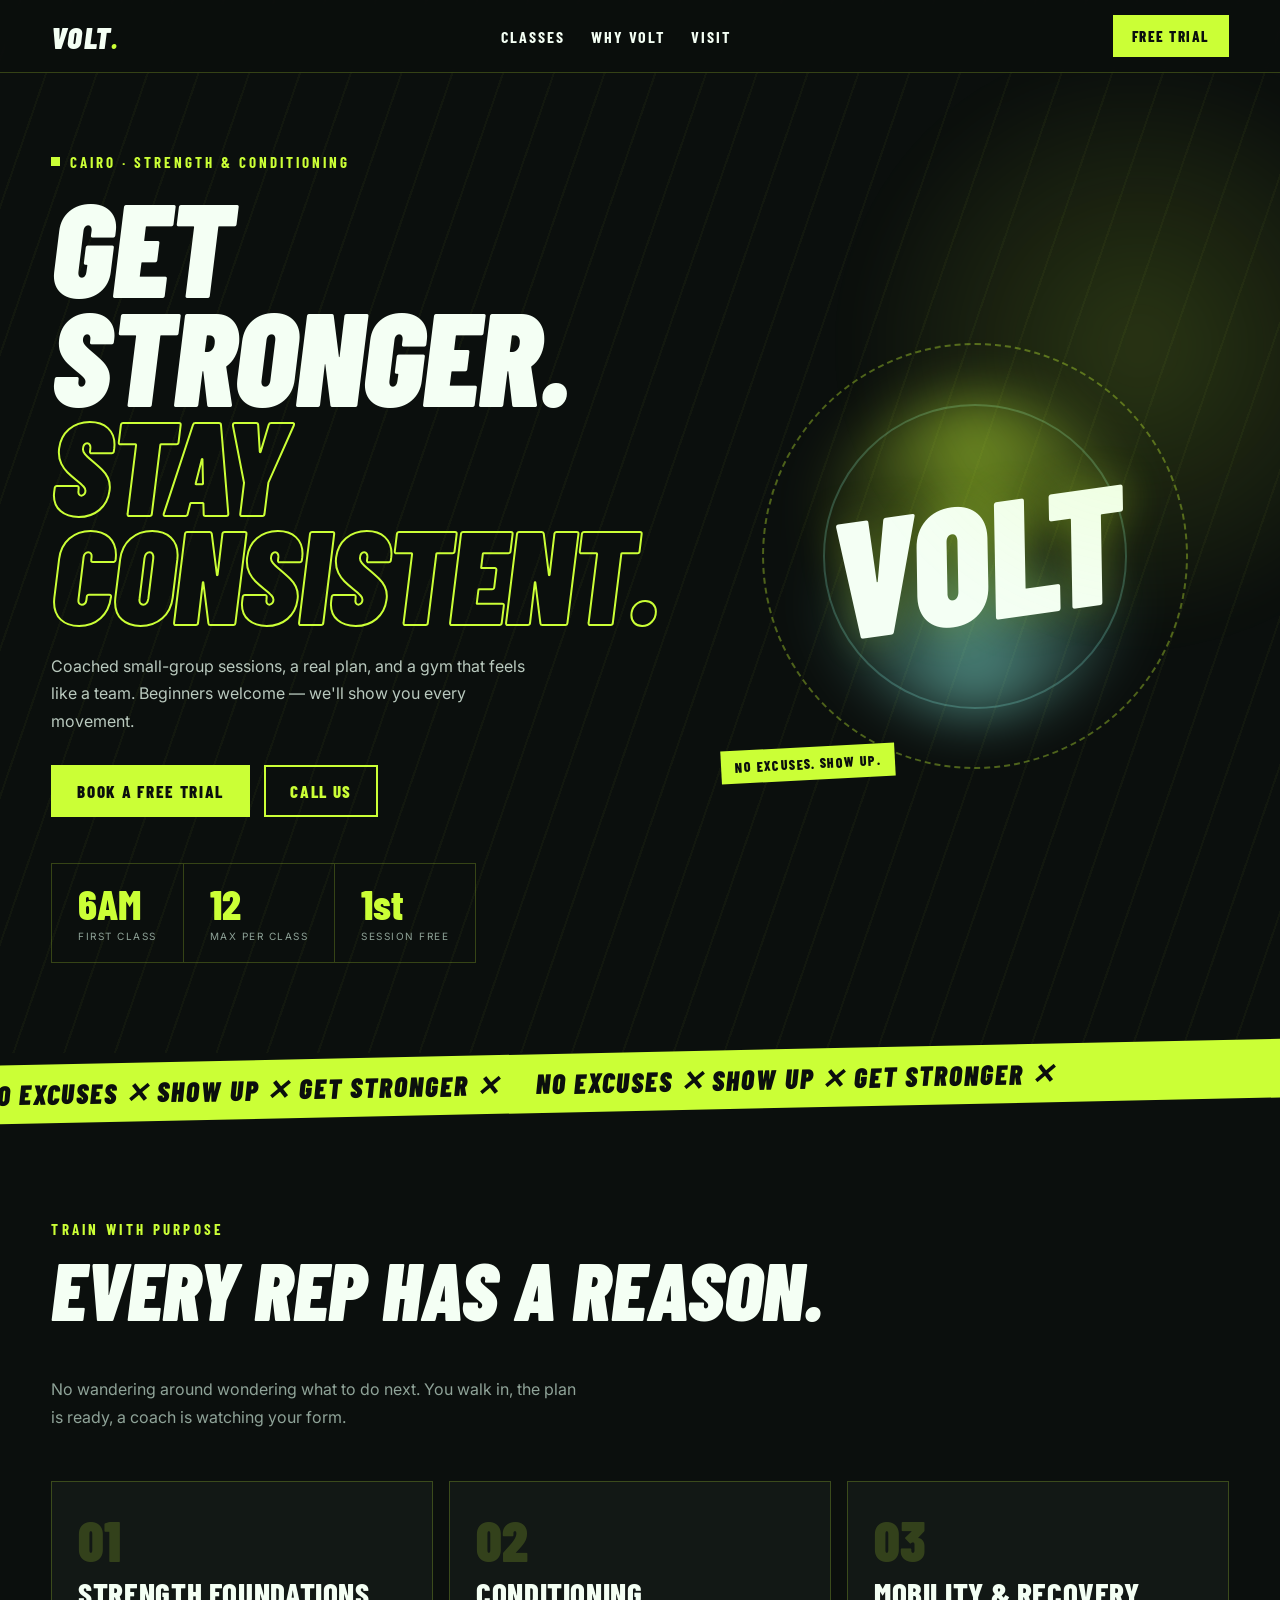
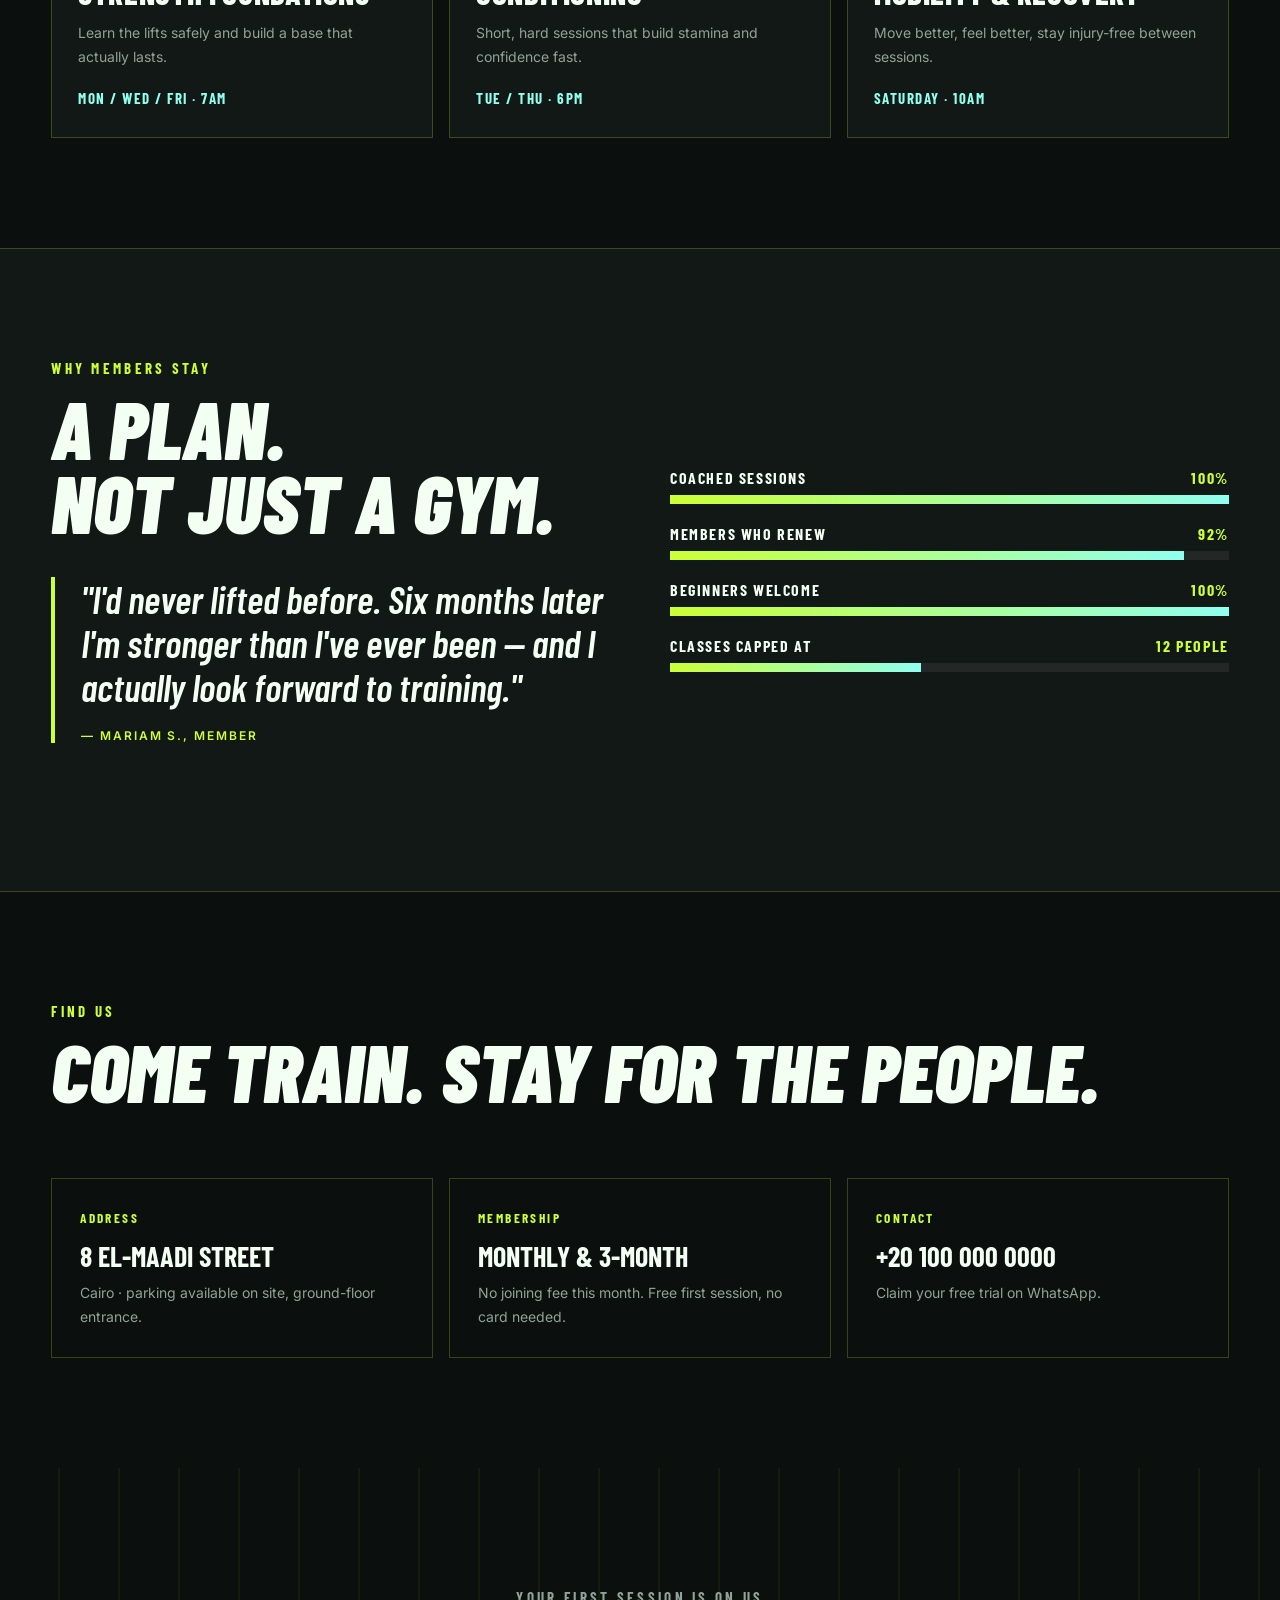
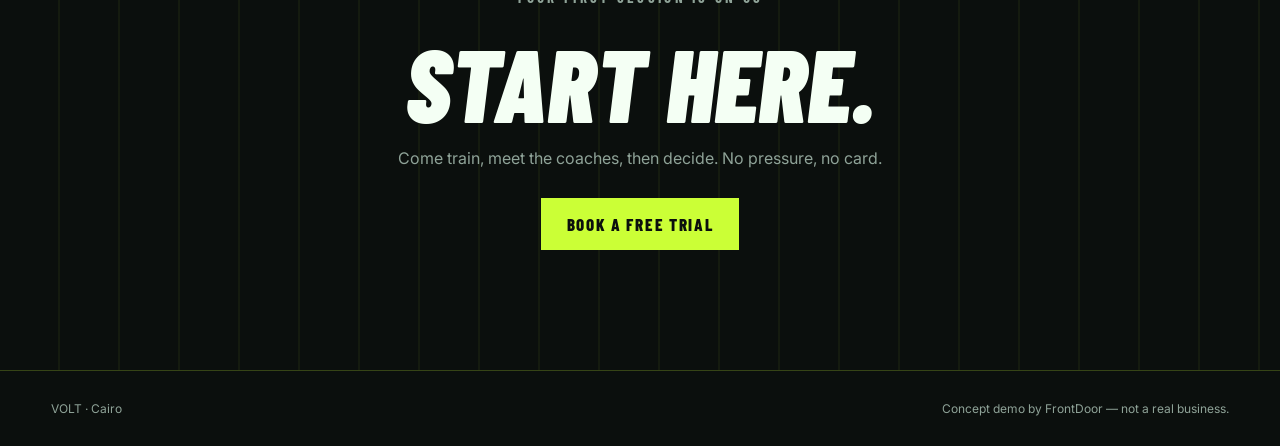
<file: demos/gym/index.html>
<!doctype html>
<html lang="en">
<head>
<meta charset="utf-8">
<meta name="viewport" content="width=device-width, initial-scale=1">
<title>VOLT — Strength &amp; Conditioning, Cairo</title>
<meta name="description" content="VOLT gym in Cairo. Coached small-group classes, proper programming, free first session. Book your trial.">
<link rel="preconnect" href="https://fonts.googleapis.com">
<link rel="preconnect" href="https://fonts.gstatic.com" crossorigin>
<link href="https://fonts.googleapis.com/css2?family=Barlow+Condensed:wght@600;700;800;900&family=Inter:wght@400;500;600;700;800&display=swap" rel="stylesheet">
<style>
:root{--bg:#0B0F0D;--panel:#121815;--volt:#CBFF36;--volt2:#8FFFEF;--white:#F4FFF4;--mute:#8FA398;--line:rgba(203,255,54,.22)}
*{box-sizing:border-box}
html{scroll-behavior:smooth}
body{margin:0;background:var(--bg);color:var(--white);font-family:'Inter',system-ui,sans-serif;overflow-x:hidden;-webkit-font-smoothing:antialiased}
a{color:inherit;text-decoration:none}
.wrap{width:min(1180px,92%);margin-inline:auto}
.skip{position:absolute;left:-999px;top:0;background:var(--volt);color:#000;padding:10px 16px;z-index:99}
.skip:focus{left:10px;top:10px}
.prog{position:fixed;top:0;left:0;height:3px;width:0;background:var(--volt);z-index:60;box-shadow:0 0 14px var(--volt)}
.rv{opacity:0;transform:translateY(30px) scale(.98);transition:opacity .65s ease,transform .65s cubic-bezier(.2,.8,.2,1)}
.rv.in{opacity:1;transform:none}
.d1{transition-delay:.07s}.d2{transition-delay:.15s}.d3{transition-delay:.24s}

header{position:fixed;inset:0 0 auto;z-index:40;background:rgba(11,15,13,.85);backdrop-filter:blur(12px);border-bottom:1px solid var(--line)}
.hi{height:72px;display:flex;align-items:center;justify-content:space-between;gap:18px}
.logo{font-family:'Barlow Condensed',sans-serif;font-weight:900;font-size:31px;letter-spacing:.04em;font-style:italic}
.logo b{color:var(--volt)}
nav{display:flex;gap:26px;font-family:'Barlow Condensed',sans-serif;font-weight:700;letter-spacing:.12em;text-transform:uppercase;font-size:16px}
nav a{position:relative;transition:color .2s}
nav a:hover{color:var(--volt)}
.btn{display:inline-flex;align-items:center;justify-content:center;font-family:'Barlow Condensed',sans-serif;font-weight:800;letter-spacing:.1em;text-transform:uppercase;font-size:17px;padding:14px 24px;background:var(--volt);color:#0B0F0D;border:2px solid var(--volt);position:relative;overflow:hidden;transition:transform .2s,box-shadow .25s}
.btn:hover{transform:translate(-2px,-2px);box-shadow:5px 5px 0 #0B0F0D,7px 7px 0 var(--volt)}
.btn::after{content:"";position:absolute;top:0;left:-60%;width:30%;height:100%;background:linear-gradient(90deg,transparent,rgba(255,255,255,.7),transparent);transform:skewX(-25deg);animation:sheen 3.2s ease-in-out infinite}
@keyframes sheen{0%,55%{left:-60%}85%,100%{left:130%}}
.btn-sm{padding:10px 17px;font-size:15px}
.btn-ghost{background:transparent;color:var(--volt);box-shadow:none}
.btn-ghost:hover{box-shadow:5px 5px 0 var(--volt)}

.hero{position:relative;padding:150px 0 90px;min-height:100svh;display:flex;align-items:center;overflow:hidden}
.hero::before{content:"";position:absolute;inset:-30%;background:repeating-linear-gradient(115deg,transparent 0 46px,rgba(203,255,54,.035) 46px 48px);transform:rotate(-6deg);animation:movebg 14s linear infinite}
@keyframes movebg{to{transform:rotate(-6deg) translateX(140px)}}
.hero::after{content:"";position:absolute;width:50vw;height:50vw;right:-14vw;top:2vw;border-radius:50%;background:radial-gradient(circle,rgba(203,255,54,.16),transparent 65%);filter:blur(20px);animation:pulsebg 6s ease-in-out infinite}
@keyframes pulsebg{50%{transform:scale(1.18);opacity:.65}}
.grid{display:grid;grid-template-columns:1.1fr .9fr;gap:50px;align-items:center;position:relative}
.kicker{display:inline-flex;align-items:center;gap:10px;font-family:'Barlow Condensed',sans-serif;font-weight:700;letter-spacing:.2em;text-transform:uppercase;font-size:15px;color:var(--volt);margin:0 0 20px}
.kicker::before{content:"";width:9px;height:9px;background:var(--volt);animation:blink 1.1s steps(1) infinite}
@keyframes blink{50%{opacity:.2}}
h1{font-family:'Barlow Condensed',sans-serif;font-weight:900;font-style:italic;font-size:clamp(74px,10.4vw,150px);line-height:.82;margin:0 0 26px;text-transform:uppercase;letter-spacing:-.01em}
h1 .out{display:block;color:transparent;-webkit-text-stroke:2px var(--volt);animation:flick 7s linear infinite}
@keyframes flick{0%,96%,100%{opacity:1}97%{opacity:.45}98%{opacity:1}99%{opacity:.6}}
h1 .solid{display:block;color:var(--white)}
.lede{color:#B9C9BE;max-width:500px;line-height:1.7;font-size:16px;margin:0 0 30px}
.actions{display:flex;gap:14px;flex-wrap:wrap}
.metrics{display:flex;gap:0;margin-top:46px;border:1px solid var(--line);width:max-content;max-width:100%}
.metric{padding:18px 26px;border-right:1px solid var(--line)}
.metric:last-child{border:0}
.metric strong{font-family:'Barlow Condensed',sans-serif;font-size:42px;line-height:1;color:var(--volt);display:block;font-weight:800}
.metric small{font-size:10px;letter-spacing:.15em;text-transform:uppercase;color:var(--mute)}
.visual{position:relative;aspect-ratio:1/1;display:grid;place-items:center}
.visual .ring{position:absolute;inset:8%;border:2px dashed rgba(203,255,54,.35);border-radius:50%;animation:spin 24s linear infinite}
.visual .ring2{position:absolute;inset:20%;border:2px solid rgba(143,255,239,.22);border-radius:50%;animation:spin 16s linear reverse infinite}
@keyframes spin{to{transform:rotate(360deg)}}
.burst{position:absolute;width:62%;aspect-ratio:1;background:conic-gradient(from 0deg,var(--volt),transparent 25%,var(--volt2) 50%,transparent 75%,var(--volt));border-radius:50%;filter:blur(28px);opacity:.5;animation:spin 9s linear infinite}
.barbell{position:relative;font-family:'Barlow Condensed',sans-serif;font-weight:900;font-style:italic;font-size:clamp(90px,13vw,180px);color:var(--white);text-shadow:0 0 40px rgba(203,255,54,.3);line-height:1;transform:rotate(-8deg);animation:hover 4.5s ease-in-out infinite}
@keyframes hover{50%{transform:rotate(-4deg) translateY(-12px)}}
.tag{position:absolute;bottom:6%;left:0;background:var(--volt);color:#0B0F0D;font-family:'Barlow Condensed',sans-serif;font-weight:800;letter-spacing:.1em;text-transform:uppercase;font-size:14px;padding:8px 14px;transform:rotate(-3deg);animation:blinktag 2.4s ease-in-out infinite}
@keyframes blinktag{50%{background:var(--volt2)}}

.marquee{background:var(--volt);color:#0B0F0D;overflow:hidden;padding:12px 0;transform:rotate(-1.2deg) scale(1.03);position:relative;z-index:2}
.marquee div{display:flex;gap:34px;width:max-content;animation:left 16s linear infinite}
.marquee b{font-family:'Barlow Condensed',sans-serif;font-weight:900;font-style:italic;font-size:27px;letter-spacing:.06em;text-transform:uppercase;white-space:nowrap}
@keyframes left{to{transform:translateX(-50%)}}

section{padding:110px 0}
.eyebrow{font-family:'Barlow Condensed',sans-serif;font-weight:700;letter-spacing:.22em;text-transform:uppercase;color:var(--volt);font-size:15px;margin:0 0 14px}
h2{font-family:'Barlow Condensed',sans-serif;font-weight:900;font-style:italic;text-transform:uppercase;font-size:clamp(48px,6.4vw,88px);line-height:.9;margin:0 0 20px}
.sub{color:var(--mute);max-width:540px;line-height:1.75;margin:0}
.head{display:flex;justify-content:space-between;align-items:end;gap:30px;flex-wrap:wrap;margin-bottom:50px}
.classes{display:grid;grid-template-columns:repeat(3,1fr);gap:16px}
.class{background:var(--panel);border:1px solid var(--line);padding:30px 26px;position:relative;overflow:hidden;transition:transform .3s,background .3s}
.class::before{content:"";position:absolute;left:0;top:0;height:100%;width:4px;background:var(--volt);transform:scaleY(0);transform-origin:bottom;transition:transform .35s}
.class:hover{transform:skewY(-1.2deg) translateY(-6px);background:#172019}
.class:hover::before{transform:scaleY(1)}
.class .idx{font-family:'Barlow Condensed',sans-serif;font-size:56px;font-weight:900;color:rgba(203,255,54,.18);line-height:1}
.class h3{font-family:'Barlow Condensed',sans-serif;font-size:31px;text-transform:uppercase;font-weight:800;margin:6px 0 10px;letter-spacing:.02em}
.class p{color:var(--mute);font-size:14px;line-height:1.7;margin:0 0 20px}
.class .when{color:var(--volt2);font-family:'Barlow Condensed',sans-serif;font-weight:700;letter-spacing:.1em;text-transform:uppercase;font-size:15px}
.why{background:var(--panel);border-block:1px solid var(--line)}
.whygrid{display:grid;grid-template-columns:1fr 1fr;gap:60px;align-items:center}
.bars{display:grid;gap:20px}
.bar-row span{display:flex;justify-content:space-between;font-family:'Barlow Condensed',sans-serif;font-weight:700;text-transform:uppercase;letter-spacing:.1em;font-size:16px;margin-bottom:8px}
.bar-row i{font-style:normal;color:var(--volt)}
.bar{height:9px;background:rgba(255,255,255,.07);overflow:hidden}
.bar b{display:block;height:100%;width:0;background:linear-gradient(90deg,var(--volt),var(--volt2));transition:width 1.3s cubic-bezier(.2,.8,.2,1)}
.quote{border-left:4px solid var(--volt);padding-left:26px;font-family:'Barlow Condensed',sans-serif;font-size:clamp(26px,3vw,40px);font-style:italic;font-weight:600;line-height:1.15}
.quote small{display:block;font-family:'Inter',sans-serif;font-style:normal;font-size:12px;letter-spacing:.16em;text-transform:uppercase;color:var(--volt);margin-top:20px}
.visit{display:grid;grid-template-columns:repeat(3,1fr);gap:16px}
.v{border:1px solid var(--line);padding:28px}
.v small{color:var(--volt);font-family:'Barlow Condensed',sans-serif;letter-spacing:.18em;text-transform:uppercase;font-weight:700}
.v h4{font-family:'Barlow Condensed',sans-serif;font-size:28px;text-transform:uppercase;margin:12px 0 8px}
.v p{color:var(--mute);line-height:1.7;font-size:14px;margin:0}
.final{text-align:center;padding:120px 0;position:relative;overflow:hidden}
.final::before{content:"";position:absolute;inset:0;background:repeating-linear-gradient(90deg,transparent 0 58px,rgba(203,255,54,.05) 58px 60px);animation:movebg 10s linear infinite}
.final>*{position:relative}
.final h2{font-size:clamp(56px,8vw,120px)}
.final p{color:var(--mute);margin:0 0 30px}
footer{border-top:1px solid var(--line);padding:30px 0;color:var(--mute);font-size:12px}
.fin{display:flex;justify-content:space-between;gap:18px;flex-wrap:wrap}
@media(max-width:900px){nav{display:none}.grid,.whygrid{grid-template-columns:1fr}.visual{order:-1;width:min(100%,400px);margin-inline:auto}.classes,.visit{grid-template-columns:1fr}.metrics{flex-wrap:wrap}.metric{padding:14px 18px}.head{align-items:start}}
@media(prefers-reduced-motion:reduce){*{animation:none!important;transition:none!important}.rv{opacity:1;transform:none}.bar b{width:100%!important}}
</style>
</head>
<body>
<a class="skip" href="#main">Skip to content</a>
<div class="prog" id="prog"></div>
<header><div class="wrap hi">
  <a class="logo" href="#top">VOLT<b>.</b></a>
  <nav aria-label="Main"><a href="#classes">Classes</a><a href="#why">Why VOLT</a><a href="#visit">Visit</a></nav>
  <a class="btn btn-sm" href="https://wa.me/201000000000" target="_blank" rel="noopener">Free trial</a>
</div></header>

<main id="main">
<section class="hero" id="top"><div class="wrap grid">
  <div>
    <p class="kicker rv">Cairo · Strength &amp; conditioning</p>
    <h1 class="rv d1"><span class="solid">Get stronger.</span><span class="out">Stay consistent.</span></h1>
    <p class="lede rv d2">Coached small-group sessions, a real plan, and a gym that feels like a team. Beginners welcome — we'll show you every movement.</p>
    <div class="actions rv d3">
      <a class="btn" href="https://wa.me/201000000000" target="_blank" rel="noopener">Book a free trial</a>
      <a class="btn btn-ghost" href="tel:+201000000000">Call us</a>
    </div>
    <div class="metrics rv d3">
      <div class="metric"><strong>6AM</strong><small>First class</small></div>
      <div class="metric"><strong>12</strong><small>Max per class</small></div>
      <div class="metric"><strong>1st</strong><small>Session free</small></div>
    </div>
  </div>
  <div class="visual rv d2" aria-hidden="true">
    <div class="ring"></div><div class="ring2"></div><div class="burst"></div>
    <div class="barbell">VOLT</div>
    <div class="tag">No excuses. Show up.</div>
  </div>
</div></section>

<div class="marquee" aria-hidden="true"><div>
  <b>NO EXCUSES ✕ SHOW UP ✕ GET STRONGER ✕ </b><b>NO EXCUSES ✕ SHOW UP ✕ GET STRONGER ✕ </b>
</div></div>

<section id="classes"><div class="wrap">
  <div class="head rv"><div><p class="eyebrow">Train with purpose</p><h2>Every rep has a reason.</h2></div><p class="sub">No wandering around wondering what to do next. You walk in, the plan is ready, a coach is watching your form.</p></div>
  <div class="classes">
    <article class="class rv d1"><div class="idx">01</div><h3>Strength Foundations</h3><p>Learn the lifts safely and build a base that actually lasts.</p><div class="when">Mon / Wed / Fri · 7am</div></article>
    <article class="class rv d2"><div class="idx">02</div><h3>Conditioning</h3><p>Short, hard sessions that build stamina and confidence fast.</p><div class="when">Tue / Thu · 6pm</div></article>
    <article class="class rv d3"><div class="idx">03</div><h3>Mobility &amp; Recovery</h3><p>Move better, feel better, stay injury-free between sessions.</p><div class="when">Saturday · 10am</div></article>
  </div>
</div></section>

<section class="why" id="why"><div class="wrap whygrid">
  <div class="rv"><p class="eyebrow">Why members stay</p><h2>A plan.<br>Not just a gym.</h2>
    <p class="quote">"I'd never lifted before. Six months later I'm stronger than I've ever been — and I actually look forward to training."<small>— Mariam S., member</small></p>
  </div>
  <div class="bars rv d2">
    <div class="bar-row"><span>Coached sessions <i>100%</i></span><div class="bar"><b data-w="100"></b></div></div>
    <div class="bar-row"><span>Members who renew <i>92%</i></span><div class="bar"><b data-w="92"></b></div></div>
    <div class="bar-row"><span>Beginners welcome <i>100%</i></span><div class="bar"><b data-w="100"></b></div></div>
    <div class="bar-row"><span>Classes capped at <i>12 people</i></span><div class="bar"><b data-w="45"></b></div></div>
  </div>
</div></section>

<section id="visit"><div class="wrap">
  <div class="head rv"><div><p class="eyebrow">Find us</p><h2>Come train. Stay for the people.</h2></div></div>
  <div class="visit">
    <div class="v rv d1"><small>Address</small><h4>8 El-Maadi Street</h4><p>Cairo · parking available on site, ground-floor entrance.</p></div>
    <div class="v rv d2"><small>Membership</small><h4>Monthly &amp; 3-month</h4><p>No joining fee this month. Free first session, no card needed.</p></div>
    <div class="v rv d3"><small>Contact</small><h4>+20 100 000 0000</h4><p><a href="https://wa.me/201000000000" target="_blank" rel="noopener">Claim your free trial on WhatsApp</a>.</p></div>
  </div>
</div></section>

<section class="final"><div class="wrap rv"><p class="eyebrow">Your first session is on us</p><h2>START HERE.</h2><p>Come train, meet the coaches, then decide. No pressure, no card.</p><a class="btn" href="https://wa.me/201000000000" target="_blank" rel="noopener">Book a free trial</a></div></section>
</main>
<footer><div class="wrap fin"><span>VOLT · Cairo</span><span>Concept demo by FrontDoor — not a real business.</span></div></footer>

<script>
const io=new IntersectionObserver(es=>es.forEach(e=>{if(e.isIntersecting){e.target.classList.add('in');document.querySelectorAll('.bar b').forEach(b=>b.style.width=b.dataset.w+'%');io.unobserve(e.target)}}),{threshold:.15});
document.querySelectorAll('.rv').forEach(el=>io.observe(el));
const pg=document.getElementById('prog');addEventListener('scroll',()=>{pg.style.width=(scrollY/(document.body.scrollHeight-innerHeight)*100)+'%'},{passive:true});
</script>
</body>
</html>
</file>
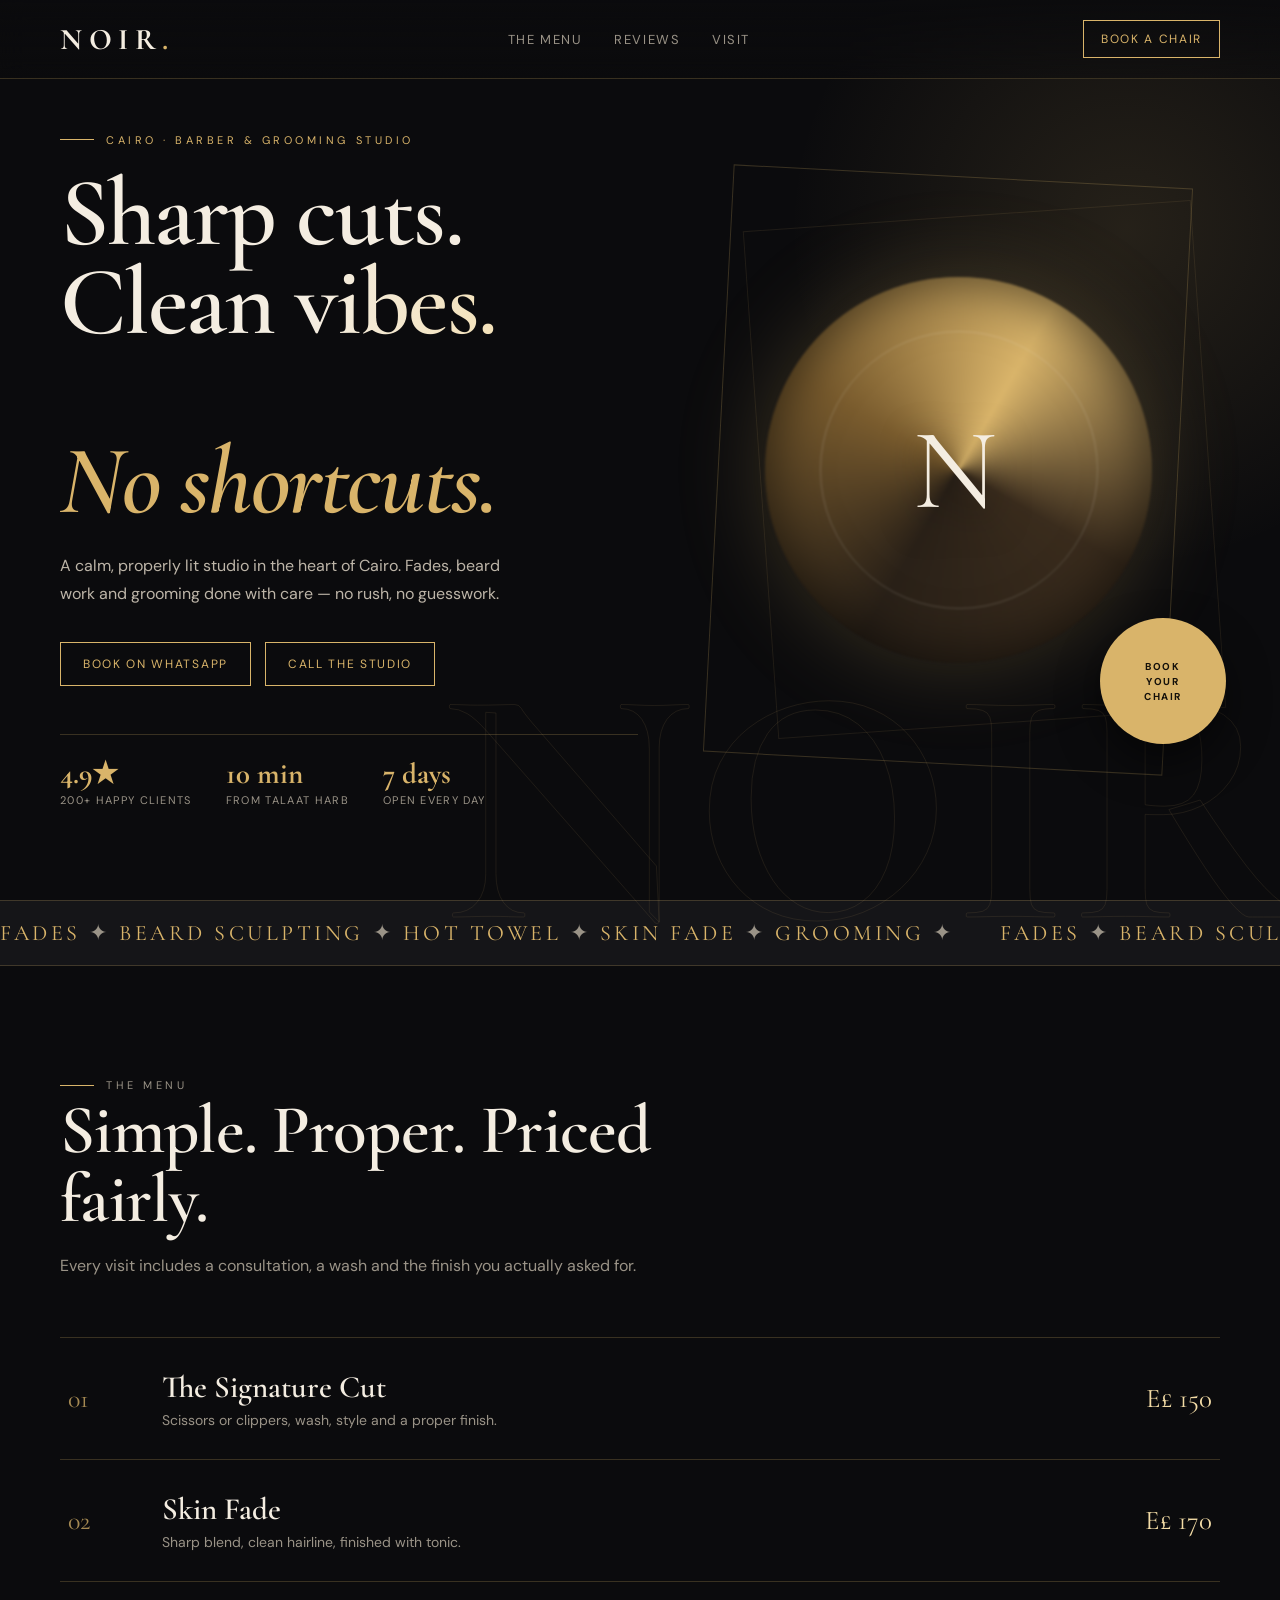
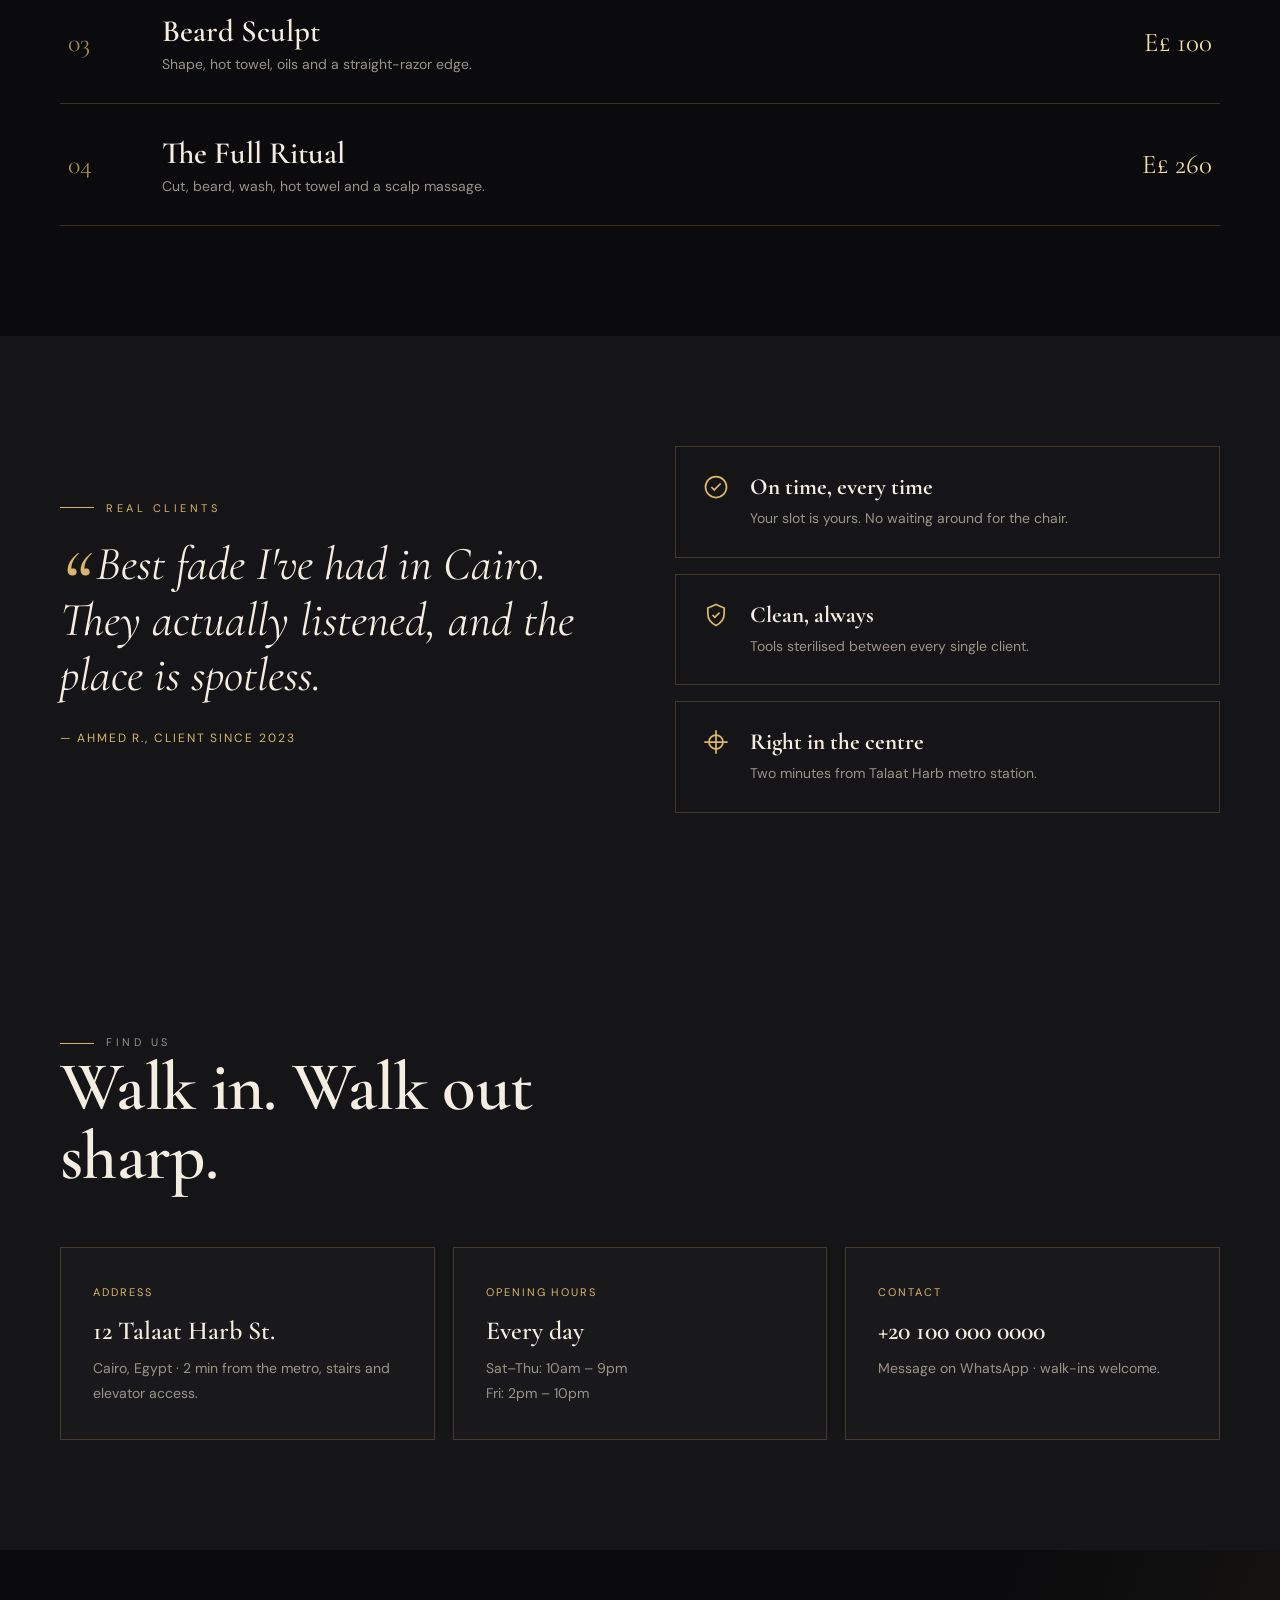
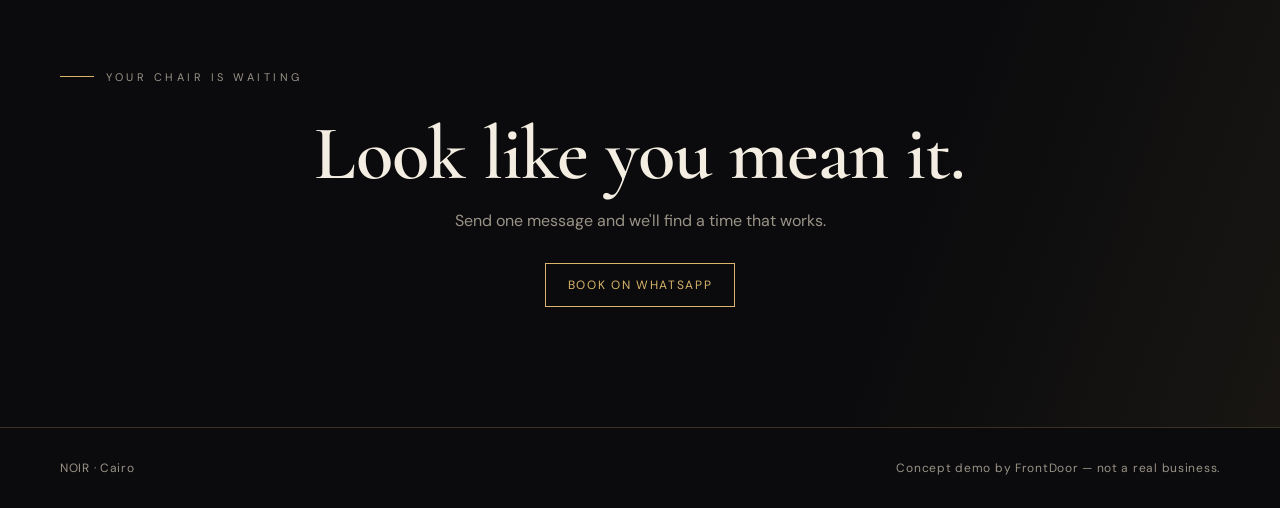
<file: demos/salon/index.html>
<!doctype html>
<html lang="en">
<head>
<meta charset="utf-8">
<meta name="viewport" content="width=device-width, initial-scale=1">
<title>NOIR — Barber &amp; Grooming, Cairo</title>
<meta name="description" content="NOIR barber studio in Cairo. Sharp cuts, clean fades, proper grooming. Book on WhatsApp.">
<link rel="preconnect" href="https://fonts.googleapis.com">
<link rel="preconnect" href="https://fonts.gstatic.com" crossorigin>
<link href="https://fonts.googleapis.com/css2?family=Cormorant+Garamond:wght@500;600;700&family=DM+Sans:wght@400;500;600;700&display=swap" rel="stylesheet">
<style>
:root{--ink:#0B0B0D;--ink2:#151518;--gold:#D9B46A;--gold2:#F3DCA6;--cream:#F4EDE1;--mute:#9A9387;--line:rgba(217,180,106,.22)}
*{box-sizing:border-box}
html{scroll-behavior:smooth}
body{margin:0;background:var(--ink);color:var(--cream);font-family:'DM Sans',system-ui,sans-serif;-webkit-font-smoothing:antialiased;overflow-x:hidden}
a{color:inherit;text-decoration:none}
.wrap{width:min(1160px,92%);margin-inline:auto}
.skip{position:absolute;left:-999px;top:0;background:var(--gold);color:#000;padding:10px 16px;z-index:99}
.skip:focus{left:10px;top:10px}

/* scroll reveal */
.rv{opacity:0;transform:translateY(26px);transition:opacity .8s cubic-bezier(.2,.7,.2,1),transform .8s cubic-bezier(.2,.7,.2,1)}
.rv.in{opacity:1;transform:none}
.d1{transition-delay:.08s}.d2{transition-delay:.18s}.d3{transition-delay:.3s}

/* header */
header{position:fixed;inset:0 0 auto;z-index:20;backdrop-filter:blur(14px);background:linear-gradient(180deg,rgba(11,11,13,.92),rgba(11,11,13,.45));border-bottom:1px solid var(--line)}
.hi{height:78px;display:flex;align-items:center;justify-content:space-between;gap:20px}
.logo{font-family:'Cormorant Garamond',serif;font-size:30px;letter-spacing:.22em;font-weight:700}
.logo i{color:var(--gold);font-style:normal}
nav{display:flex;gap:32px;font-size:13px;letter-spacing:.12em;text-transform:uppercase;color:var(--mute)}
nav a{position:relative;padding:6px 0;transition:color .3s}
nav a::after{content:"";position:absolute;left:0;bottom:0;width:0;height:1px;background:var(--gold);transition:width .35s}
nav a:hover{color:var(--cream)}nav a:hover::after{width:100%}
.btn{display:inline-flex;align-items:center;gap:10px;border:1px solid var(--gold);color:var(--gold);padding:13px 22px;font-size:12px;letter-spacing:.14em;text-transform:uppercase;position:relative;overflow:hidden;transition:color .35s}
.btn span{position:relative;z-index:1}
.btn::before{content:"";position:absolute;inset:0;background:var(--gold);transform:translateY(101%);transition:transform .4s cubic-bezier(.2,.7,.2,1)}
.btn:hover{color:#0B0B0D}.btn:hover::before{transform:none}
.btn-sm{padding:10px 17px}

/* hero */
.hero{min-height:100svh;display:flex;align-items:center;padding:120px 0 80px;position:relative;isolation:isolate}
.hero::before{content:"";position:absolute;width:60vw;height:60vw;right:-18vw;top:-12vw;background:radial-gradient(circle,rgba(217,180,106,.13),transparent 62%);animation:breathe 9s ease-in-out infinite;z-index:-1}
.hero::after{content:"NOIR";position:absolute;right:-2vw;bottom:-5vh;font-family:'Cormorant Garamond',serif;font-size:min(30vw,340px);font-weight:700;line-height:.8;color:transparent;-webkit-text-stroke:1px rgba(217,180,106,.10);z-index:-1;animation:drift 16s ease-in-out infinite}
@keyframes breathe{50%{transform:scale(1.12) translate(-2%,2%)}}
@keyframes drift{50%{transform:translate(-3%,-2%)}}
.grid{display:grid;grid-template-columns:1.05fr .95fr;gap:60px;align-items:center}
.eyebrow{font-size:11px;letter-spacing:.32em;text-transform:uppercase;color:var(--gold);margin:0 0 22px;display:flex;align-items:center;gap:12px}
.eyebrow::before{content:"";width:34px;height:1px;background:var(--gold)}
h1{font-family:'Cormorant Garamond',serif;font-size:clamp(58px,7.6vw,112px);font-weight:600;line-height:.92;letter-spacing:-.02em;margin:0 0 26px}
h1 .shine{display:block;background:linear-gradient(100deg,var(--cream) 20%,var(--gold2) 42%,var(--cream) 62%);background-size:220% 100%;-webkit-background-clip:text;background-clip:text;color:transparent;animation:shine 5.5s linear infinite}
@keyframes shine{to{background-position:-220% 0}}
h1 em{font-style:italic;color:var(--gold)}
.lede{color:#BDB5A8;max-width:470px;font-size:16px;line-height:1.75;margin:0 0 34px}
.actions{display:flex;gap:14px;flex-wrap:wrap;align-items:center}
.stats{display:flex;gap:34px;margin-top:48px;padding-top:24px;border-top:1px solid var(--line)}
.stats div{display:flex;flex-direction:column;gap:5px}
.stats strong{font-family:'Cormorant Garamond',serif;font-size:29px;color:var(--gold);line-height:1}
.stats small{font-size:11px;letter-spacing:.12em;text-transform:uppercase;color:var(--mute)}
.art{position:relative;aspect-ratio:4/5;display:grid;place-items:center}
.art .frame{position:absolute;inset:5% 8% 5% 4%;border:1px solid var(--line);transform:rotate(3deg);animation:sway 11s ease-in-out infinite}
.art .frame2{position:absolute;inset:11% 2% 11% 12%;border:1px solid rgba(217,180,106,.1);transform:rotate(-4deg)}
@keyframes sway{50%{transform:rotate(-2deg)}}
.orb{width:74%;aspect-ratio:1;border-radius:50%;background:conic-gradient(from 210deg,#2A2118,#7A5C2E,#D9B46A,#3A2C1D,#2A2118);filter:blur(1px);box-shadow:0 0 90px rgba(217,180,106,.22),inset 0 0 60px rgba(0,0,0,.65);animation:spin 26s linear infinite}
.orb::after{content:"";position:absolute;inset:14%;border-radius:50%;border:1px solid rgba(244,237,225,.18)}
@keyframes spin{to{transform:rotate(360deg)}}
.monogram{position:absolute;font-family:'Cormorant Garamond',serif;font-size:clamp(70px,9vw,140px);letter-spacing:.06em;color:var(--cream);text-shadow:0 10px 40px rgba(0,0,0,.6)}
.seal{position:absolute;right:-6px;bottom:8%;width:126px;height:126px;border-radius:50%;background:var(--gold);color:#14100A;display:grid;place-items:center;text-align:center;font-size:10px;letter-spacing:.16em;text-transform:uppercase;line-height:1.5;font-weight:700;box-shadow:0 18px 40px rgba(0,0,0,.5);animation:float 5s ease-in-out infinite}
@keyframes float{50%{transform:translateY(-12px)}}

/* marquee */
.strip{border-block:1px solid var(--line);background:var(--ink2);overflow:hidden;padding:19px 0}
.track{display:flex;gap:46px;white-space:nowrap;width:max-content;animation:slide 22s linear infinite}
.track span{font-family:'Cormorant Garamond',serif;font-size:22px;letter-spacing:.16em;color:var(--gold);text-transform:uppercase}
.track i{color:var(--mute);font-style:normal}
@keyframes slide{to{transform:translateX(-50%)}}

/* sections */
section{padding:110px 0}
.shead{margin-bottom:56px;max-width:640px}
h2{font-family:'Cormorant Garamond',serif;font-size:clamp(42px,5.4vw,72px);line-height:1;letter-spacing:-.01em;margin:0 0 18px;font-weight:600}
.shead p{color:var(--mute);line-height:1.8;margin:0}
.menu{border-top:1px solid var(--line)}
.row{display:grid;grid-template-columns:70px 1fr auto;gap:24px;align-items:center;padding:30px 8px;border-bottom:1px solid var(--line);transition:background .35s,padding .35s}
.row:hover{background:linear-gradient(90deg,rgba(217,180,106,.07),transparent);padding-left:20px}
.row .num{font-family:'Cormorant Garamond',serif;font-size:26px;color:var(--gold);opacity:.75}
.row h3{font-family:'Cormorant Garamond',serif;font-size:31px;font-weight:600;margin:0 0 5px}
.row p{color:var(--mute);font-size:14px;margin:0}
.row .price{font-family:'Cormorant Garamond',serif;font-size:27px;color:var(--gold2)}
.quote-wrap{display:grid;grid-template-columns:1fr 1fr;gap:70px;align-items:center}
blockquote{margin:0;font-family:'Cormorant Garamond',serif;font-size:clamp(30px,3.7vw,52px);line-height:1.18;font-style:italic}
blockquote::before{content:"“";color:var(--gold);font-size:90px;line-height:0;vertical-align:-.35em;margin-right:6px}
.by{color:var(--gold);font-size:12px;letter-spacing:.16em;text-transform:uppercase;margin-top:26px}
.pillars{display:grid;gap:16px}
.pillar{border:1px solid var(--line);padding:26px;display:flex;gap:20px;align-items:flex-start;transition:transform .35s,border-color .35s}
.pillar:hover{transform:translateX(8px);border-color:var(--gold)}
.pillar svg{flex:0 0 28px;stroke:var(--gold)}
.pillar h4{margin:0 0 6px;font-family:'Cormorant Garamond',serif;font-size:23px}
.pillar p{margin:0;color:var(--mute);font-size:14px;line-height:1.7}
.visit{background:var(--ink2)}
.cards3{display:grid;grid-template-columns:repeat(3,1fr);gap:18px}
.card{border:1px solid var(--line);padding:32px;background:rgba(255,255,255,.015);transition:transform .4s,background .4s}
.card:hover{transform:translateY(-8px);background:rgba(217,180,106,.05)}
.card small{color:var(--gold);font-size:11px;letter-spacing:.18em;text-transform:uppercase}
.card h4{font-family:'Cormorant Garamond',serif;font-size:26px;margin:14px 0 10px;font-weight:600}
.card p{color:var(--mute);line-height:1.8;margin:0;font-size:14px}
.card a:hover{color:var(--gold)}
.cta{position:relative;text-align:center;padding:120px 0;overflow:hidden}
.cta::before{content:"";position:absolute;inset:0;background:linear-gradient(110deg,transparent 30%,rgba(217,180,106,.10) 50%,transparent 70%);background-size:250% 100%;animation:shine 7s linear infinite}
.cta>*{position:relative}
.cta h2{font-size:clamp(46px,6vw,86px)}
.cta p{color:var(--mute);margin:0 0 32px}
footer{border-top:1px solid var(--line);padding:32px 0;color:var(--mute);font-size:12px;letter-spacing:.06em}
.fin{display:flex;justify-content:space-between;gap:20px;flex-wrap:wrap}
@media(max-width:860px){nav{display:none}.grid,.quote-wrap{grid-template-columns:1fr}.art{order:-1;aspect-ratio:1.2;width:min(100%,420px);margin-inline:auto}.stats{gap:22px;flex-wrap:wrap}.cards3{grid-template-columns:1fr}.row{grid-template-columns:42px 1fr auto;gap:12px}.row h3{font-size:25px}.seal{width:96px;height:96px;font-size:8px}}
@media(prefers-reduced-motion:reduce){*{animation:none!important;transition:none!important}.rv{opacity:1;transform:none}}
</style>
</head>
<body>
<a class="skip" href="#main">Skip to content</a>
<header><div class="wrap hi">
  <a class="logo" href="#top">NOIR<i>.</i></a>
  <nav aria-label="Main"><a href="#menu">The menu</a><a href="#reviews">Reviews</a><a href="#visit">Visit</a></nav>
  <a class="btn btn-sm" href="https://wa.me/201000000000" target="_blank" rel="noopener"><span>Book a chair</span></a>
</div></header>

<main id="main">
<section class="hero" id="top"><div class="wrap grid">
  <div>
    <p class="eyebrow rv">Cairo · Barber &amp; grooming studio</p>
    <h1 class="rv d1">Sharp cuts.<br><span class="shine">Clean vibes.</span><br><em>No shortcuts.</em></h1>
    <p class="lede rv d2">A calm, properly lit studio in the heart of Cairo. Fades, beard work and grooming done with care — no rush, no guesswork.</p>
    <div class="actions rv d3">
      <a class="btn" href="https://wa.me/201000000000" target="_blank" rel="noopener"><span>Book on WhatsApp</span></a>
      <a class="btn" href="tel:+201000000000"><span>Call the studio</span></a>
    </div>
    <div class="stats rv d3">
      <div><strong>4.9★</strong><small>200+ happy clients</small></div>
      <div><strong>10 min</strong><small>From Talaat Harb</small></div>
      <div><strong>7 days</strong><small>Open every day</small></div>
    </div>
  </div>
  <div class="art rv d2" aria-hidden="true">
    <div class="frame"></div><div class="frame2"></div><div class="orb"></div>
    <div class="monogram">N</div>
    <div class="seal">Book<br>your<br>chair</div>
  </div>
</div></section>

<div class="strip" aria-hidden="true"><div class="track">
  <span>Fades <i>✦</i> Beard sculpting <i>✦</i> Hot towel <i>✦</i> Skin fade <i>✦</i> Grooming <i>✦</i></span>
  <span>Fades <i>✦</i> Beard sculpting <i>✦</i> Hot towel <i>✦</i> Skin fade <i>✦</i> Grooming <i>✦</i></span>
</div></div>

<section id="menu"><div class="wrap">
  <div class="shead rv"><p class="eyebrow">The menu</p><h2>Simple. Proper. Priced fairly.</h2><p>Every visit includes a consultation, a wash and the finish you actually asked for.</p></div>
  <div class="menu">
    <div class="row rv"><span class="num">01</span><div><h3>The Signature Cut</h3><p>Scissors or clippers, wash, style and a proper finish.</p></div><span class="price">E£ 150</span></div>
    <div class="row rv"><span class="num">02</span><div><h3>Skin Fade</h3><p>Sharp blend, clean hairline, finished with tonic.</p></div><span class="price">E£ 170</span></div>
    <div class="row rv"><span class="num">03</span><div><h3>Beard Sculpt</h3><p>Shape, hot towel, oils and a straight-razor edge.</p></div><span class="price">E£ 100</span></div>
    <div class="row rv"><span class="num">04</span><div><h3>The Full Ritual</h3><p>Cut, beard, wash, hot towel and a scalp massage.</p></div><span class="price">E£ 260</span></div>
  </div>
</div></section>

<section id="reviews" style="background:var(--ink2)"><div class="wrap quote-wrap">
  <div class="rv"><p class="eyebrow">Real clients</p><blockquote>Best fade I've had in Cairo. They actually listened, and the place is spotless.</blockquote><p class="by">— Ahmed R., client since 2023</p></div>
  <div class="pillars">
    <div class="pillar rv d1"><svg width="28" height="28" viewBox="0 0 24 24" fill="none" stroke-width="1.5"><circle cx="12" cy="12" r="9"/><path d="M8 12l2.5 2.5L16 9"/></svg><div><h4>On time, every time</h4><p>Your slot is yours. No waiting around for the chair.</p></div></div>
    <div class="pillar rv d2"><svg width="28" height="28" viewBox="0 0 24 24" fill="none" stroke-width="1.5"><path d="M12 3l7 3v5c0 5-3 8-7 10-4-2-7-5-7-10V6l7-3z"/><path d="M9 12l2 2 4-4"/></svg><div><h4>Clean, always</h4><p>Tools sterilised between every single client.</p></div></div>
    <div class="pillar rv d3"><svg width="28" height="28" viewBox="0 0 24 24" fill="none" stroke-width="1.5"><path d="M12 2v20M2 12h20"/><circle cx="12" cy="12" r="6"/></svg><div><h4>Right in the centre</h4><p>Two minutes from Talaat Harb metro station.</p></div></div>
  </div>
</div></section>

<section class="visit" id="visit"><div class="wrap"><div class="shead rv"><p class="eyebrow">Find us</p><h2>Walk in. Walk out sharp.</h2></div><div class="cards3">
  <div class="card rv d1"><small>Address</small><h4>12 Talaat Harb St.</h4><p>Cairo, Egypt · 2 min from the metro, stairs and elevator access.</p></div>
  <div class="card rv d2"><small>Opening hours</small><h4>Every day</h4><p>Sat–Thu: 10am – 9pm<br>Fri: 2pm – 10pm</p></div>
  <div class="card rv d3"><small>Contact</small><h4>+20 100 000 0000</h4><p><a href="https://wa.me/201000000000" target="_blank" rel="noopener">Message on WhatsApp</a> · walk-ins welcome.</p></div>
</div></div></section>

<section class="cta"><div class="wrap rv"><p class="eyebrow">Your chair is waiting</p><h2>Look like you mean it.</h2><p>Send one message and we'll find a time that works.</p><a class="btn" href="https://wa.me/201000000000" target="_blank" rel="noopener"><span>Book on WhatsApp</span></a></div></section>
</main>
<footer><div class="wrap fin"><span>NOIR · Cairo</span><span>Concept demo by FrontDoor — not a real business.</span></div></footer>

<script>
const io=new IntersectionObserver(es=>es.forEach(e=>{if(e.isIntersecting){e.target.classList.add('in');io.unobserve(e.target)}}),{threshold:.12});
document.querySelectorAll('.rv').forEach(el=>io.observe(el));
</script>
</body>
</html>
</file>
<file: styles.css>
/* FrontDoor — portfolio stylesheet */
:root {
  --ink: #0B1220;
  --navy: #0F172A;
  --navy2: #16203A;
  --amber: #F59E0B;
  --amber2: #FDBA3B;
  --paper: #FAFAF7;
  --white: #FFFFFF;
  --mute: #64748B;
  --line: #E2E8F0;
  --radius: 18px;
  --shadow: 0 20px 50px rgba(11, 18, 32, .10);
  --ease: cubic-bezier(.2, .7, .2, 1);
}

*, *::before, *::after { box-sizing: border-box; }
html { scroll-behavior: smooth; overflow-x: clip; }
body {
  margin: 0;
  background: var(--paper);
  color: var(--ink);
  font-family: Inter, system-ui, -apple-system, "Segoe UI", sans-serif;
  line-height: 1.65;
  -webkit-font-smoothing: antialiased;
  overflow-x: clip;
}
h1, h2, h3 { font-family: Fraunces, Georgia, serif; line-height: 1.15; margin: 0 0 .5em; letter-spacing: -.02em; }
h1 { font-size: clamp(2.8rem, 5.6vw, 5.2rem); }
h2 { font-size: clamp(2rem, 3.6vw, 3.2rem); }
h3 { font-size: 1.2rem; }
p { margin: 0 0 1rem; }
a { color: inherit; text-decoration: none; }
img { display: block; max-width: 100%; }

.wrap { width: min(1160px, 100% - 2.5rem); margin-inline: auto; }
.wrap-narrow { width: min(760px, 100% - 2.5rem); }

/* ---------- utilities ---------- */
.rv { opacity: 0; transform: translateY(24px); transition: opacity .8s var(--ease), transform .8s var(--ease); }
.rv.in { opacity: 1; transform: none; }
.d1 { transition-delay: .07s; }
.d2 { transition-delay: .15s; }
.d3 { transition-delay: .24s; }
.d4 { transition-delay: .32s; }
.progress { position: fixed; top: 0; left: 0; height: 3px; width: 0; background: var(--amber); z-index: 60; box-shadow: 0 0 12px var(--amber); }
.skip-link { position: absolute; left: -9999px; top: 0; background: var(--amber); color: var(--ink); padding: 10px 16px; z-index: 100; font-weight: 700; }
.skip-link:focus { left: 12px; top: 12px; }
.eyebrow { margin: 0 0 14px; color: #B45309; font-size: 12px; font-weight: 800; letter-spacing: .2em; text-transform: uppercase; }
.eyebrow-light { color: var(--amber); }

/* liquid-glass surface — fine luminous rim + inner highlight */
.liquid-glass {
  background: rgba(255, 255, 255, .01);
  background-blend-mode: luminosity;
  backdrop-filter: blur(4px);
  -webkit-backdrop-filter: blur(4px);
  box-shadow: inset 0 1px 1px rgba(255, 255, 255, .12);
  position: relative;
  overflow: hidden;
}
.liquid-glass::before {
  content: "";
  position: absolute;
  inset: 0;
  border-radius: inherit;
  padding: 1.4px;
  background: linear-gradient(180deg,
    rgba(255,255,255,.45) 0%, rgba(255,255,255,.15) 20%,
    rgba(255,255,255,0) 40%, rgba(255,255,255,0) 60%,
    rgba(255,255,255,.15) 80%, rgba(255,255,255,.45) 100%);
  -webkit-mask: linear-gradient(#fff 0 0) content-box, linear-gradient(#fff 0 0);
  -webkit-mask-composite: xor;
  mask-composite: exclude;
  pointer-events: none;
  z-index: 1;
}
.btn.liquid-glass { border-color: transparent; }

/* cinematic entrance */
@keyframes fade-rise {
  from { opacity: 0; transform: translateY(24px); }
  to { opacity: 1; transform: none; }
}
.animate-fade-rise { animation: fade-rise .8s ease-out both; }
.animate-fade-rise-delay { animation: fade-rise .8s ease-out .2s both; }
.animate-fade-rise-delay-2 { animation: fade-rise .8s ease-out .4s both; }

.btn {
  display: inline-flex; align-items: center; justify-content: center; gap: 10px;
  border: 1px solid var(--amber); border-radius: 100px; background: var(--amber); color: var(--ink);
  padding: 13px 24px; font-size: 14px; font-weight: 800; line-height: 1.2; white-space: nowrap;
  position: relative; overflow: hidden;
  transition: transform .25s var(--ease), box-shadow .25s var(--ease), background .25s;
}
.btn::after {
  content: ""; position: absolute; top: 0; left: -60%; width: 35%; height: 100%;
  background: linear-gradient(90deg, transparent, rgba(255,255,255,.65), transparent);
  transform: skewX(-22deg); animation: sheen 3.6s ease-in-out infinite;
}
.btn:hover { transform: translateY(-3px); box-shadow: 0 14px 28px rgba(245,158,11,.28); background: var(--amber2); }
.btn-small { padding: 10px 18px; font-size: 13px; }
.btn-lg { padding: 16px 28px; font-size: 15px; }
.btn-block { width: 100%; margin-top: 22px; }
.btn-outline-light { background: transparent; border-color: rgba(255,255,255,.5); color: #fff; }
.btn-outline-light:hover { background: #fff; color: var(--ink); border-color: #fff; box-shadow: 0 14px 28px rgba(0,0,0,.2); }
.btn-light { background: #fff; border-color: #fff; color: var(--ink); }
.btn-light:hover { background: var(--amber); border-color: var(--amber); box-shadow: 0 14px 28px rgba(245,158,11,.3); }
.btn-ghost-light { background: transparent; border-color: rgba(255,255,255,.35); color: #fff; }
.btn-ghost-light:hover { background: rgba(255,255,255,.12); box-shadow: none; }
@keyframes sheen { 0%, 55% { left: -60%; } 85%, 100% { left: 130%; } }

/* ---------- header ---------- */
.site-header {
  position: fixed; inset: 0 0 auto; z-index: 50;
  background: rgba(11, 18, 32, .84); backdrop-filter: blur(18px);
  border-bottom: 1px solid rgba(255,255,255,.08); color: #fff;
}
.header-inner { height: 76px; display: flex; align-items: center; justify-content: space-between; gap: 24px; }
.brand { display: inline-flex; align-items: center; gap: 11px; font-family: Fraunces, serif; font-size: 22px; font-weight: 700; letter-spacing: -.02em; }
.brand-mark { width: 36px; height: 36px; flex: none; }
.site-nav { display: flex; gap: 30px; font-size: 14px; font-weight: 600; color: rgba(255,255,255,.7); }
.site-nav a { position: relative; padding: 6px 0; transition: color .25s; }
.site-nav a::after { content: ""; position: absolute; left: 0; bottom: 0; width: 0; height: 2px; background: var(--amber); transition: width .3s var(--ease); }
.site-nav a:hover { color: #fff; }
.site-nav a:hover::after { width: 100%; }

/* ---------- hero ---------- */
.hero { position: relative; min-height: 100svh; display: flex; flex-direction: column; justify-content: center; color: #fff; isolation: isolate; padding-top: 76px; }
.hero-photo {
  position: absolute; inset: 0; z-index: -2;
  background: url("assets/hero-storefront.jpg") center / cover no-repeat;
  animation: herozoom 20s ease-in-out infinite alternate;
}
.hero-veil {
  position: absolute; inset: 0; z-index: -1;
  background: linear-gradient(90deg, rgba(11,18,32,.96) 0%, rgba(11,18,32,.82) 42%, rgba(11,18,32,.42) 100%),
              linear-gradient(0deg, rgba(11,18,32,.85) 0%, transparent 35%);
}
@keyframes herozoom { to { transform: scale(1.08); } }
.hero-inner { display: grid; grid-template-columns: 1.02fr .98fr; gap: 56px; align-items: center; padding: 60px 0 40px; width: min(1160px, 100% - 2.5rem); }
.tagline { display: inline-flex; align-items: center; gap: 10px; margin-bottom: 22px; font-size: 12px; font-weight: 800; letter-spacing: .2em; text-transform: uppercase; color: var(--amber2); }
.pulse { width: 9px; height: 9px; border-radius: 50%; background: var(--amber); animation: pulse 1.8s infinite; }
@keyframes pulse { 50% { box-shadow: 0 0 0 8px rgba(245,158,11,.2); } }
.hero h1 { color: #fff; margin-bottom: 20px; }
.hero h1 em { color: var(--amber); font-style: italic; }
.lede { color: rgba(255,255,255,.78); font-size: 17px; max-width: 520px; line-height: 1.75; }
.hero-actions { display: flex; gap: 12px; flex-wrap: wrap; margin: 28px 0 16px; }
.hero-note { font-size: 13px; color: rgba(255,255,255,.6); }
.hero-note strong { color: var(--amber2); }

.showcase { position: relative; min-height: 500px; }
.mini { position: absolute; display: block; overflow: hidden; border-radius: 16px; border: 3px solid rgba(255,255,255,.9); box-shadow: 0 26px 60px rgba(0,0,0,.42); transition: transform .5s var(--ease), box-shadow .5s var(--ease); }
.mini img { width: 100%; height: 100%; object-fit: cover; }
.mini::after { content: ""; position: absolute; inset: 0; background: linear-gradient(0deg, rgba(11,18,32,.85), transparent 62%); }
.mini-label { position: absolute; left: 16px; bottom: 14px; z-index: 2; display: flex; flex-direction: column; color: #fff; }
.mini-label b { font-family: Fraunces, serif; font-size: 21px; line-height: 1.1; }
.mini-label small { font-size: 10px; font-weight: 700; letter-spacing: .16em; text-transform: uppercase; color: var(--amber2); }
.mini-arrow { position: absolute; top: 10px; right: 13px; z-index: 2; color: #fff; font-size: 20px; opacity: .85; }
.mini:hover { transform: rotate(0) translateY(-12px) scale(1.04) !important; z-index: 8; box-shadow: 0 34px 70px rgba(0,0,0,.5); }
.mini-salon { top: 0; left: 0; width: 56%; height: 270px; transform: rotate(-5deg); z-index: 2; }
.mini-gym { top: 13%; right: 0; width: 55%; height: 240px; transform: rotate(4deg); z-index: 3; }
.mini-clinic { bottom: 0; left: 12%; width: 55%; height: 255px; transform: rotate(-2deg); z-index: 4; }
.showcase-badge { position: absolute; right: -2px; bottom: -4px; z-index: 9; display: inline-flex; align-items: center; gap: 9px; background: #fff; color: var(--ink); padding: 10px 17px; border-radius: 100px; font-size: 12px; font-weight: 800; box-shadow: 0 14px 30px rgba(0,0,0,.24); }
.showcase-badge .dot { width: 8px; height: 8px; border-radius: 50%; background: #22C55E; animation: pulse 2s infinite; }

.hero-bottom { position: relative; z-index: 2; display: flex; align-items: center; justify-content: space-between; gap: 20px; padding-bottom: 26px; font-size: 13px; color: rgba(255,255,255,.7); }
.scroll-cue { display: inline-flex; align-items: center; gap: 10px; }
.scroll-cue span { width: 1px; height: 26px; background: var(--amber); animation: cue 1.8s ease-in-out infinite; }
@keyframes cue { 50% { transform: scaleY(.45); opacity: .5; } }
.hero-metrics { display: flex; gap: 26px; flex-wrap: wrap; }
.hero-metrics strong { color: var(--amber2); font-size: 17px; margin-right: 4px; }

/* ---------- ticker ---------- */
.ticker { background: var(--amber); color: var(--ink); overflow: hidden; padding: 13px 0; position: relative; z-index: 3; transform: rotate(-1deg) scale(1.03); }
.ticker-track { display: flex; align-items: center; gap: 34px; width: max-content; animation: marquee 26s linear infinite; }
.ticker span { font-size: 14px; font-weight: 900; letter-spacing: .14em; text-transform: uppercase; white-space: nowrap; }
.ticker i { font-style: normal; color: #B45309; }
@keyframes marquee { to { transform: translateX(-50%); } }

/* ---------- sections ---------- */
.section { padding: 110px 0; }
.section-head { max-width: 730px; margin-bottom: 48px; }
.section-head > p:last-child { color: var(--mute); max-width: 620px; font-size: 16px; }

/* work */
.work-grid { display: grid; grid-template-columns: repeat(3, 1fr); gap: 22px; }
.work-card { background: #fff; border: 1px solid var(--line); border-radius: var(--radius); overflow: hidden; box-shadow: var(--shadow); transition: transform .4s var(--ease), box-shadow .4s var(--ease); }
.work-card:hover { transform: translateY(-8px); box-shadow: 0 30px 60px rgba(11,18,32,.16); }
.work-img { position: relative; height: 285px; overflow: hidden; }
.work-img img { width: 100%; height: 100%; object-fit: cover; transition: transform .8s var(--ease); }
.work-card:hover .work-img img { transform: scale(1.09); }
.work-tag { position: absolute; top: 15px; left: 15px; padding: 7px 13px; border-radius: 100px; font-size: 10px; font-weight: 900; letter-spacing: .12em; text-transform: uppercase; }
.tag-dark { background: #0B0B0D; color: #D9B46A; }
.tag-neon { background: #CBFF36; color: #0B0F0D; }
.tag-mint { background: #0C8C86; color: #fff; }
.work-meta { display: flex; align-items: flex-start; justify-content: space-between; gap: 12px; padding: 22px 24px 24px; }
.work-meta h3 { margin-bottom: 6px; }
.work-meta p { margin: 0; color: var(--mute); font-size: 14px; }
.work-go { flex: none; width: 40px; height: 40px; display: grid; place-items: center; border-radius: 50%; background: #FFF5E2; color: #B45309; font-size: 19px; transition: transform .35s var(--ease), background .35s, color .35s; }
.work-card:hover .work-go { transform: rotate(45deg); background: var(--amber); color: var(--ink); }
.disclaimer { text-align: center; color: var(--mute); font-size: 12px; margin: 30px 0 0; }

/* promise */
.promise { border-top: 1px solid var(--line); }
.promise-grid { display: grid; grid-template-columns: 1fr 1fr; gap: 70px; align-items: start; }
.promise-item { display: flex; gap: 18px; padding: 20px 0; border-bottom: 1px solid var(--line); }
.promise-item > span { font-family: Fraunces, serif; font-size: 30px; color: var(--amber); line-height: 1; }
.promise-item h3 { margin-bottom: 5px; font-size: 1.12rem; }
.promise-item p { margin: 0; color: var(--mute); font-size: 14px; }

/* offer */
.offer { background: radial-gradient(circle at 85% 20%, rgba(245,158,11,.12), transparent 40%), var(--navy); color: #fff; }
.offer .lede { color: rgba(255,255,255,.7); font-size: 16px; }
.offer-grid { display: grid; grid-template-columns: 1.05fr .95fr; gap: 70px; align-items: center; }
.check-list { list-style: none; padding: 0; margin: 26px 0 0; display: grid; gap: 12px; }
.check-list li { position: relative; padding-left: 30px; font-size: 15px; color: rgba(255,255,255,.85); }
.check-list li::before { content: "✓"; position: absolute; left: 0; top: 1px; width: 20px; height: 20px; border-radius: 50%; background: rgba(245,158,11,.16); color: var(--amber); display: grid; place-items: center; font-size: 12px; font-weight: 900; }
.price-card { position: relative; overflow: hidden; background: #fff; color: var(--ink); border-radius: 24px; padding: 38px 34px 34px; box-shadow: 0 30px 70px rgba(0,0,0,.3); }
.ribbon { position: absolute; top: 0; right: 0; background: var(--amber); color: var(--ink); font-size: 10px; font-weight: 900; letter-spacing: .12em; text-transform: uppercase; padding: 9px 18px; border-bottom-left-radius: 12px; }
.price-label { margin: 0; font-size: 12px; font-weight: 800; letter-spacing: .18em; text-transform: uppercase; color: var(--mute); }
.price { font-family: Fraunces, serif; font-size: clamp(52px, 6vw, 72px); line-height: 1; margin: 8px 0 6px; letter-spacing: -.03em; }
.price small { font-size: 20px; color: var(--mute); letter-spacing: 0; }
.usd { color: #B45309; font-size: 13px; font-weight: 700; margin-bottom: 0; }
.price-line { height: 1px; background: var(--line); margin: 22px 0; }
.price-note { font-size: 14px; margin-bottom: 12px; }
.price-note strong { color: var(--ink); }
.fineprint { font-size: 12px; color: var(--mute); line-height: 1.65; margin: 0; }

/* process */
.steps { list-style: none; padding: 0; margin: 0; display: grid; grid-template-columns: repeat(4, 1fr); gap: 20px; }
.steps li { border-top: 2px solid var(--line); padding-top: 20px; }
.step-no { display: block; font-family: Fraunces, serif; font-size: 42px; color: var(--amber); line-height: 1; margin-bottom: 10px; }
.steps h3 { font-size: 1.2rem; margin-bottom: 8px; }
.steps p { color: var(--mute); font-size: 14px; margin: 0; }

/* faq */
.faq-list details { border-bottom: 1px solid var(--line); padding: 20px 0; }
.faq-list summary { cursor: pointer; list-style: none; display: flex; align-items: center; justify-content: space-between; gap: 16px; font-weight: 700; font-size: 16px; }
.faq-list summary::-webkit-details-marker { display: none; }
.faq-list summary::after { content: "+"; color: #B45309; font-size: 24px; line-height: 1; font-weight: 500; }
.faq-list details[open] summary::after { content: "−"; }
.faq-list p { color: var(--mute); font-size: 15px; margin: 14px 0 0; }

/* cta + footer */
.cta-section { position: relative; overflow: hidden; background: linear-gradient(130deg, #0F172A, #1E293B); color: #fff; }
.cta-section::before { content: ""; position: absolute; width: 620px; height: 620px; border-radius: 50%; right: -160px; top: -300px; background: radial-gradient(circle, rgba(245,158,11,.22), transparent 65%); animation: drift 12s ease-in-out infinite alternate; }
@keyframes drift { to { transform: translate(-40px, 40px); } }
.cta-inner { position: relative; display: grid; grid-template-columns: 1.1fr .9fr; gap: 60px; align-items: center; padding: 100px 0; }
.cta-copy h2 { color: #fff; }
.cta-copy > p:last-child { color: rgba(255,255,255,.72); font-size: 16px; }
.cta-actions { display: flex; flex-direction: column; align-items: flex-start; gap: 13px; }
.micro { font-size: 12px; color: var(--mute); margin: 8px 0 0; }
.micro-light { color: rgba(255,255,255,.62); }
.site-footer { background: #080E1A; color: rgba(255,255,255,.55); padding: 30px 0; font-size: 13px; }
.footer-inner { display: flex; justify-content: space-between; gap: 20px; flex-wrap: wrap; }
.footer-inner p { margin: 0; }

/* ---------- responsive ---------- */
@media (max-width: 1024px) {
  .hero-inner { grid-template-columns: 1fr; gap: 46px; padding-top: 50px; }
  .showcase { width: min(100%, 560px); margin-inline: auto; }
  .work-grid { grid-template-columns: repeat(2, 1fr); }
  .promise-grid, .offer-grid, .cta-inner { grid-template-columns: 1fr; gap: 40px; }
  .steps { grid-template-columns: repeat(2, 1fr); }
  .site-nav { gap: 20px; }
}
@media (max-width: 720px) {
  .section { padding: 78px 0; }
  .site-nav { display: none; }
  .header-inner { height: 66px; }
  .hero { padding-top: 66px; }
  .hero-inner { padding: 46px 0 30px; }
  .hero-metrics { gap: 14px; font-size: 12px; }
  .showcase { min-height: 420px; }
  .mini-salon { width: 62%; height: 220px; }
  .mini-gym { width: 60%; height: 200px; }
  .mini-clinic { width: 60%; height: 210px; left: 8%; }
  .showcase-badge { right: 0; bottom: -10px; }
  .ticker span { font-size: 12px; }
  .work-grid { grid-template-columns: 1fr; }
  .work-img { height: 250px; }
  .steps { grid-template-columns: 1fr; }
  .price-card { padding: 32px 24px 28px; }
  .cta-inner { padding: 78px 0; }
  .hero-bottom { flex-direction: column; align-items: flex-start; gap: 12px; }
}
@media (max-width: 460px) {
  .hero h1 { font-size: 2.6rem; }
  .showcase { min-height: 360px; }
  .mini { border-width: 2px; }
  .mini-salon, .mini-gym, .mini-clinic { width: 72%; }
  .mini-salon { height: 180px; }
  .mini-gym { height: 170px; }
  .mini-clinic { height: 180px; left: 3%; }
  .mini-label b { font-size: 17px; }
  .showcase-badge { display: none; }
  .btn { width: 100%; }
  .header-inner .btn { width: auto; }
}
@media (prefers-reduced-motion: reduce) {
  *, *::before, *::after { animation: none !important; transition: none !important; }
  .rv { opacity: 1 !important; transform: none !important; }
}
</file>
